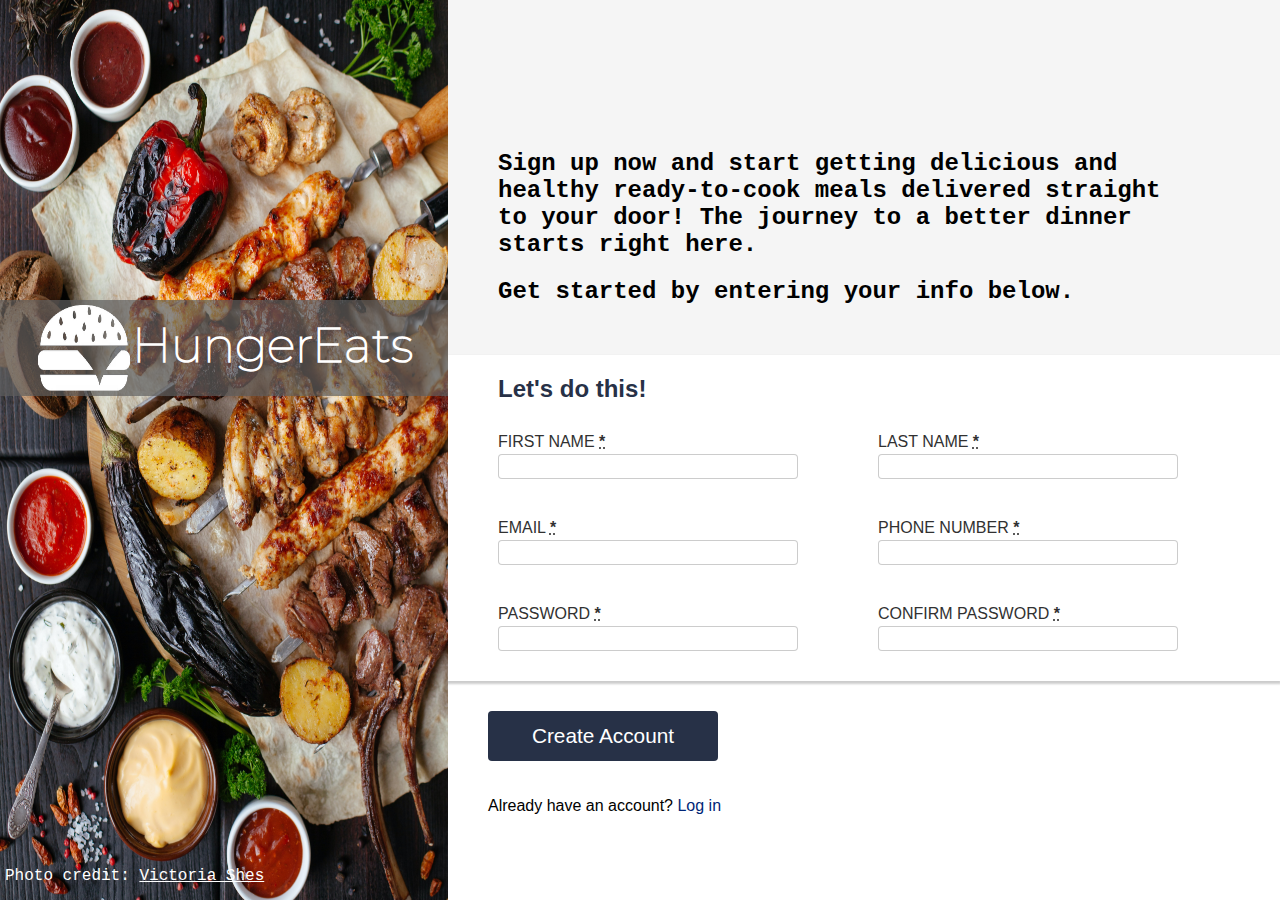
<file: index.html>
<!DOCTYPE html>
<html lang="en">

<head>
    <meta charset="UTF-8">
    <meta http-equiv="X-UA-Compatible" content="IE=edge">
    <meta name="viewport" content="width=device-width, initial-scale=1.0">
    <title>Sign-up form</title>
    <link rel="stylesheet" href="style.css">
    <script src="script.js" defer></script>
</head>

<body>
    <div class="sidebar">
        <img class='background' src='assets/victoria-shes-UC0HZdUitWY-unsplash.jpg' alt="Delicious food">
        <div class="logo">
            <img src="assets/output-onlinepngtools.png" alt="HungerEats hamburger logo">
            HungerEats
        </div>
        <p class="photoCredit">Photo credit: <a href="https://unsplash.com/@victoriakosmo" target="_blank">Victoria
                Shes</a></p>
    </div>
    <div class="signupArea">
        <div class="headerArea">
            <h2>Sign up now and start getting delicious and healthy ready-to-cook meals delivered straight to your door!
                The journey to a better dinner starts right here.</h2>
            <h2>Get started by entering your info below.</h2>
        </div>
        <form action="" method="post" novalidate>
            <div class="entryArea">
                <p class="encouragement">Let's do this!</p>
                <div class="boxArea">
                    <div class="inputRow">
                        <div class="inputLabel">
                            <label for="firstName">FIRST NAME <abbr title="required"><strong>*</strong></abbr></label>
                            <input type="text" name="firstName" id="firstName" minlength="1" maxlength="20" required>
                        </div>
                        <div class="inputLabel">
                            <label for="lastName">LAST NAME <abbr title="required"><strong>*</strong></abbr></label>
                            <input type="text" name="lastName" id="lastName" minlength="1" maxlength="20" required>
                        </div>
                    </div>
                    <div class="inputRow">
                        <div class="inputLabel">
                            <label for="email">EMAIL <abbr title="required"><strong>*</strong></abbr></label>
                            <input type="email" name="email" id="email" minlength="6" maxlength="320" required>
                        </div>
                        <div class="inputLabel">
                            <label for="phoneNum">PHONE NUMBER <abbr title="required"><strong>*</strong></abbr></label>
                            <input type="text" name="phoneNum" id="phoneNum" pattern="\d{10}|\d{3}(\.|-)\d{3}(\.|-)\d{4}" required>
                        </div>
                    </div>
                    <div class="inputRow">
                        <div class="inputLabel">
                            <label for="password">PASSWORD <abbr title="required"><strong>*</strong></abbr></label>
                            <input type="password" name="password" id="password" minlength="6" maxlength="20" required>
                        </div>
                        <div class="inputLabel">
                            <label for="passwordConfirm">CONFIRM PASSWORD <abbr title="required"><strong>*</strong></abbr></label>
                            <input type="password" name="passwordConfirm" id="passwordConfirm" minlength="6" maxlength="20" required>
                        </div>
                    </div>
                </div>
            </div>
            <div class="footerArea">
                <button class="createAcc" type="submit">Create Account</button>
                <p>Already have an account? <a class="login" href="">Log in</a></p>
            </div>
        </form>
    </div>
</body>

</html>
</file>
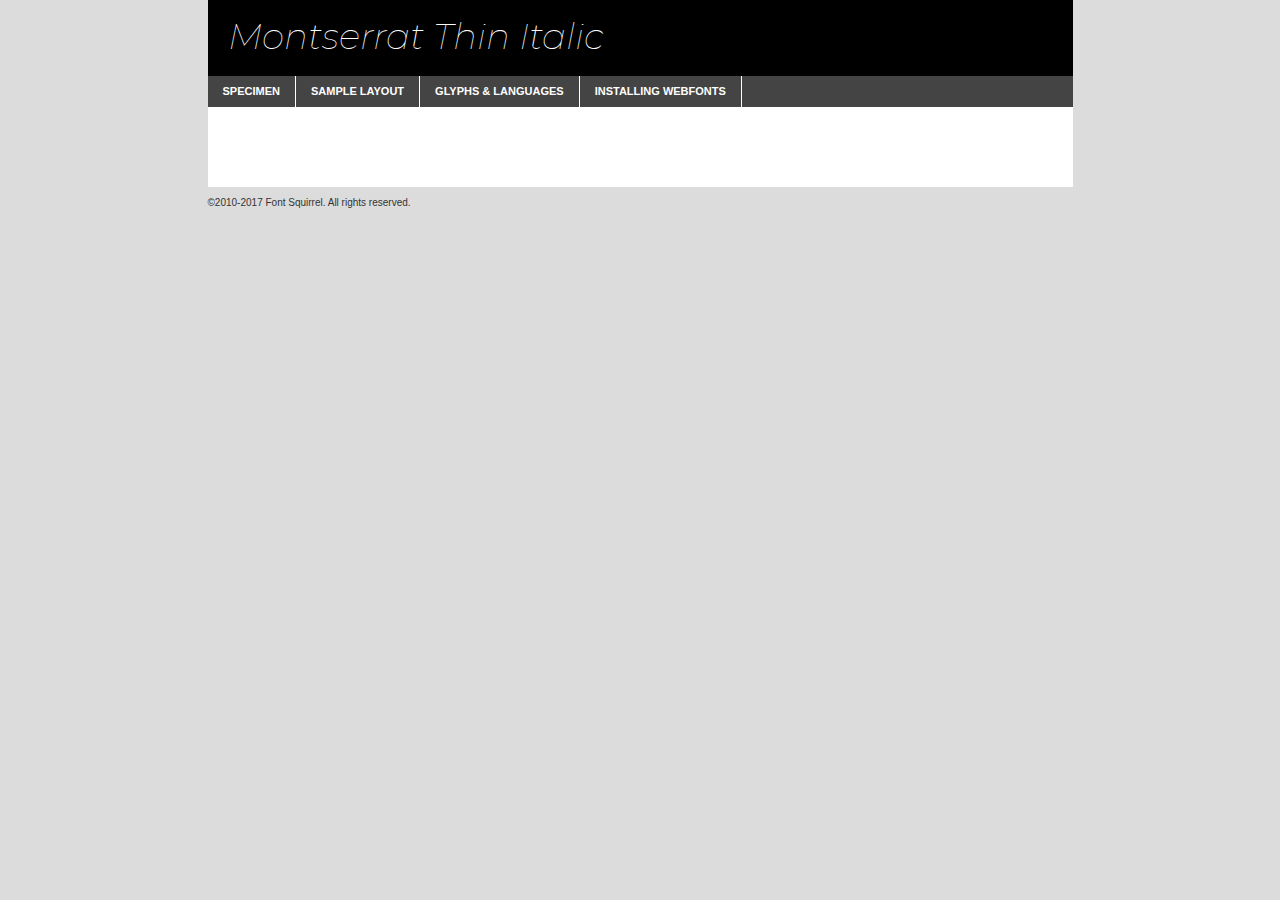
<file: assets/montserrat-italic-variablefont_wght-demo.html>
<!DOCTYPE html PUBLIC "-//W3C//DTD XHTML 1.0 Transitional//EN"
	"http://www.w3.org/TR/xhtml1/DTD/xhtml1-transitional.dtd">

<html xmlns="http://www.w3.org/1999/xhtml" xml:lang="en" lang="en">
<head>
	<meta http-equiv="Content-Type" content="text/html; charset=utf-8" />
	<script src="http://ajax.googleapis.com/ajax/libs/jquery/1.7.2/jquery.min.js" type="text/javascript" charset="utf-8"></script>
	<script type="text/javascript">
	(function($){$.fn.easyTabs=function(option){var param=jQuery.extend({fadeSpeed:"fast",defaultContent:1,activeClass:'active'},option);$(this).each(function(){var thisId="#"+this.id;if(param.defaultContent==''){param.defaultContent=1;}
	if(typeof param.defaultContent=="number")
	{var defaultTab=$(thisId+" .tabs li:eq("+(param.defaultContent-1)+") a").attr('href').substr(1);}else{var defaultTab=param.defaultContent;}
	$(thisId+" .tabs li a").each(function(){var tabToHide=$(this).attr('href').substr(1);$("#"+tabToHide).addClass('easytabs-tab-content');});hideAll();changeContent(defaultTab);function hideAll(){$(thisId+" .easytabs-tab-content").hide();}
	function changeContent(tabId){hideAll();$(thisId+" .tabs li").removeClass(param.activeClass);$(thisId+" .tabs li a[href=#"+tabId+"]").closest('li').addClass(param.activeClass);if(param.fadeSpeed!="none")
	{$(thisId+" #"+tabId).fadeIn(param.fadeSpeed);}else{$(thisId+" #"+tabId).show();}}
	$(thisId+" .tabs li").click(function(){var tabId=$(this).find('a').attr('href').substr(1);changeContent(tabId);return false;});});}})(jQuery);
	</script>
	<link rel="stylesheet" href="specimen_files/specimen_stylesheet.css" type="text/css" charset="utf-8" />
	<link rel="stylesheet" href="stylesheet.css" type="text/css" charset="utf-8" />

	<style type="text/css">
					body{
				font-family: 'montserratthin_italic';
							}
		</style>

	<title>Montserrat Thin Italic Specimen</title>
	
	
	<script type="text/javascript" charset="utf-8">
		$(document).ready(function() {
			$('#container').easyTabs({defaultContent:1});
		});
	</script>
</head>

<body>
<div id="container">
	<div id="header">
		Montserrat Thin Italic	</div>
	<ul class="tabs">
		<li><a href="#specimen">Specimen</a></li>
		<li><a href="#layout">Sample Layout</a></li>
				<li><a href="#glyphs">Glyphs &amp; Languages</a></li>
		<li><a href="#installing">Installing Webfonts</a></li>
		
	</ul>
	
	<div id="main_content">

		
			<div id="specimen">
		
				<div class="section">
					<div class="grid12 firstcol">
						<div class="huge">AaBb</div>
					</div>
				</div>
		
				<div class="section">
					<div class="glyph_range">A&#x200B;B&#x200b;C&#x200b;D&#x200b;E&#x200b;F&#x200b;G&#x200b;H&#x200b;I&#x200b;J&#x200b;K&#x200b;L&#x200b;M&#x200b;N&#x200b;O&#x200b;P&#x200b;Q&#x200b;R&#x200b;S&#x200b;T&#x200b;U&#x200b;V&#x200b;W&#x200b;X&#x200b;Y&#x200b;Z&#x200b;a&#x200b;b&#x200b;c&#x200b;d&#x200b;e&#x200b;f&#x200b;g&#x200b;h&#x200b;i&#x200b;j&#x200b;k&#x200b;l&#x200b;m&#x200b;n&#x200b;o&#x200b;p&#x200b;q&#x200b;r&#x200b;s&#x200b;t&#x200b;u&#x200b;v&#x200b;w&#x200b;x&#x200b;y&#x200b;z&#x200b;1&#x200b;2&#x200b;3&#x200b;4&#x200b;5&#x200b;6&#x200b;7&#x200b;8&#x200b;9&#x200b;0&#x200b;&amp;&#x200b;.&#x200b;,&#x200b;?&#x200b;!&#x200b;&#64;&#x200b;(&#x200b;)&#x200b;#&#x200b;$&#x200b;%&#x200b;*&#x200b;+&#x200b;-&#x200b;=&#x200b;:&#x200b;;</div>
				</div>
				<div class="section">
					<div class="grid12 firstcol">
						<table class="sample_table">
							<tr><td>10</td><td class="size10">abcdefghijklmnopqrstuvwxyzABCDEFGHIJKLMNOPQRSTUVWXYZ0123456789abcdefghijklmnopqrstuvwxyzABCDEFGHIJKLMNOPQRSTUVWXYZ0123456789abcdefghijklmnopqrstuvwxyzABCDEFGHIJKLMNOPQRSTUVWXYZ</td></tr>
							<tr><td>11</td><td class="size11">abcdefghijklmnopqrstuvwxyzABCDEFGHIJKLMNOPQRSTUVWXYZ0123456789abcdefghijklmnopqrstuvwxyzABCDEFGHIJKLMNOPQRSTUVWXYZ0123456789abcdefghijklmnopqrstuvwxyzABCDEFGHIJKLMNOPQRSTUVWXYZ</td></tr>
							<tr><td>12</td><td class="size12">abcdefghijklmnopqrstuvwxyzABCDEFGHIJKLMNOPQRSTUVWXYZ0123456789abcdefghijklmnopqrstuvwxyzABCDEFGHIJKLMNOPQRSTUVWXYZ0123456789abcdefghijklmnopqrstuvwxyzABCDEFGHIJKLMNOPQRSTUVWXYZ</td></tr>
							<tr><td>13</td><td class="size13">abcdefghijklmnopqrstuvwxyzABCDEFGHIJKLMNOPQRSTUVWXYZ0123456789abcdefghijklmnopqrstuvwxyzABCDEFGHIJKLMNOPQRSTUVWXYZ0123456789abcdefghijklmnopqrstuvwxyzABCDEFGHIJKLMNOPQRSTUVWXYZ</td></tr>
							<tr><td>14</td><td class="size14">abcdefghijklmnopqrstuvwxyzABCDEFGHIJKLMNOPQRSTUVWXYZ0123456789abcdefghijklmnopqrstuvwxyzABCDEFGHIJKLMNOPQRSTUVWXYZ0123456789abcdefghijklmnopqrstuvwxyzABCDEFGHIJKLMNOPQRSTUVWXYZ</td></tr>
							<tr><td>16</td><td class="size16">abcdefghijklmnopqrstuvwxyzABCDEFGHIJKLMNOPQRSTUVWXYZ0123456789abcdefghijklmnopqrstuvwxyzABCDEFGHIJKLMNOPQRSTUVWXYZ</td></tr>
							<tr><td>18</td><td class="size18">abcdefghijklmnopqrstuvwxyzABCDEFGHIJKLMNOPQRSTUVWXYZ0123456789abcdefghijklmnopqrstuvwxyzABCDEFGHIJKLMNOPQRSTUVWXYZ</td></tr>
							<tr><td>20</td><td class="size20">abcdefghijklmnopqrstuvwxyzABCDEFGHIJKLMNOPQRSTUVWXYZ0123456789abcdefghijklmnopqrstuvwxyzABCDEFGHIJKLMNOPQRSTUVWXYZ</td></tr>
							<tr><td>24</td><td class="size24">abcdefghijklmnopqrstuvwxyzABCDEFGHIJKLMNOPQRSTUVWXYZ0123456789abcdefghijklmnopqrstuvwxyzABCDEFGHIJKLMNOPQRSTUVWXYZ</td></tr>
							<tr><td>30</td><td class="size30">abcdefghijklmnopqrstuvwxyzABCDEFGHIJKLMNOPQRSTUVWXYZ0123456789abcdefghijklmnopqrstuvwxyzABCDEFGHIJKLMNOPQRSTUVWXYZ</td></tr>
							<tr><td>36</td><td class="size36">abcdefghijklmnopqrstuvwxyzABCDEFGHIJKLMNOPQRSTUVWXYZ0123456789abcdefghijklmnopqrstuvwxyzABCDEFGHIJKLMNOPQRSTUVWXYZ</td></tr>
							<tr><td>48</td><td class="size48">abcdefghijklmnopqrstuvwxyzABCDEFGHIJKLMNOPQRSTUVWXYZ0123456789abcdefghijklmnopqrstuvwxyzABCDEFGHIJKLMNOPQRSTUVWXYZ</td></tr>
							<tr><td>60</td><td class="size60">abcdefghijklmnopqrstuvwxyzABCDEFGHIJKLMNOPQRSTUVWXYZ0123456789abcdefghijklmnopqrstuvwxyzABCDEFGHIJKLMNOPQRSTUVWXYZ</td></tr>
							<tr><td>72</td><td class="size72">abcdefghijklmnopqrstuvwxyzABCDEFGHIJKLMNOPQRSTUVWXYZ0123456789abcdefghijklmnopqrstuvwxyzABCDEFGHIJKLMNOPQRSTUVWXYZ</td></tr>
							<tr><td>90</td><td class="size90">abcdefghijklmnopqrstuvwxyzABCDEFGHIJKLMNOPQRSTUVWXYZ0123456789abcdefghijklmnopqrstuvwxyzABCDEFGHIJKLMNOPQRSTUVWXYZ</td></tr>
						</table>
				
					</div>
			
				</div>
		
		
		
								<div class="section" id="bodycomparison">


										<div id="xheight">
				<div class="fontbody">&#x25FC;&#x25FC;&#x25FC;&#x25FC;&#x25FC;&#x25FC;&#x25FC;&#x25FC;&#x25FC;&#x25FC;&#x25FC;&#x25FC;&#x25FC;&#x25FC;&#x25FC;&#x25FC;&#x25FC;&#x25FC;&#x25FC;&#x25FC;&#x25FC;&#x25FC;&#x25FC;&#x25FC;&#x25FC;&#x25FC;&#x25FC;&#x25FC;&#x25FC;&#x25FC;&#x25FC;&#x25FC;&#x25FC;&#x25FC;&#x25FC;&#x25FC;&#x25FC;&#x25FC;&#x25FC;&#x25FC;&#x25FC;&#x25FC;&#x25FC;&#x25FC;&#x25FC;&#x25FC;&#x25FC;&#x25FC;&#x25FC;&#x25FC;&#x25FC;&#x25FC;&#x25FC;&#x25FC;&#x25FC;&#x25FC;&#x25FC;&#x25FC;&#x25FC;&#x25FC;&#x25FC;&#x25FC;&#x25FC;&#x25FC;&#x25FC;&#x25FC;&#x25FC;&#x25FC;&#x25FC;&#x25FC;&#x25FC;&#x25FC;&#x25FC;&#x25FC;&#x25FC;&#x25FC;&#x25FC;&#x25FC;&#x25FC;&#x25FC;&#x25FC;&#x25FC;&#x25FC;&#x25FC;&#x25FC;&#x25FC;&#x25FC;&#x25FC;&#x25FC;&#x25FC;&#x25FC;&#x25FC;&#x25FC;&#x25FC;&#x25FC;&#x25FC;&#x25FC;&#x25FC;&#x25FC;body</div><div class="arialbody">body</div><div class="verdanabody">body</div><div class="georgiabody">body</div></div>
										<div class="fontbody" style="z-index:1">
											body<span>Montserrat Thin Italic</span>
										</div>
										<div class="arialbody" style="z-index:1">
											body<span>Arial</span>
										</div>
										<div class="verdanabody" style="z-index:1">
											body<span>Verdana</span>
										</div>
										<div class="georgiabody" style="z-index:1">
											body<span>Georgia</span>
										</div>



								</div>
		
		
				<div class="section psample psample_row1" id="">
					
					<div class="grid2 firstcol">
						<p class="size10"><span>10.</span>Aenean lacinia bibendum nulla sed consectetur. Fusce dapibus, tellus ac cursus commodo, tortor mauris condimentum nibh, ut fermentum massa justo sit amet risus. Nullam id dolor id nibh ultricies vehicula ut id elit. Cum sociis natoque penatibus et magnis dis parturient montes, nascetur ridiculus mus. Nulla vitae elit libero, a pharetra augue.</p>
			
					</div>
					<div class="grid3">
						<p class="size11"><span>11.</span>Aenean lacinia bibendum nulla sed consectetur. Fusce dapibus, tellus ac cursus commodo, tortor mauris condimentum nibh, ut fermentum massa justo sit amet risus. Nullam id dolor id nibh ultricies vehicula ut id elit. Cum sociis natoque penatibus et magnis dis parturient montes, nascetur ridiculus mus. Nulla vitae elit libero, a pharetra augue.</p>
			
					</div>
					<div class="grid3">
						<p class="size12"><span>12.</span>Aenean lacinia bibendum nulla sed consectetur. Fusce dapibus, tellus ac cursus commodo, tortor mauris condimentum nibh, ut fermentum massa justo sit amet risus. Nullam id dolor id nibh ultricies vehicula ut id elit. Cum sociis natoque penatibus et magnis dis parturient montes, nascetur ridiculus mus. Nulla vitae elit libero, a pharetra augue.</p>
			
					</div>
					<div class="grid4">
						<p class="size13"><span>13.</span>Aenean lacinia bibendum nulla sed consectetur. Fusce dapibus, tellus ac cursus commodo, tortor mauris condimentum nibh, ut fermentum massa justo sit amet risus. Nullam id dolor id nibh ultricies vehicula ut id elit. Cum sociis natoque penatibus et magnis dis parturient montes, nascetur ridiculus mus. Nulla vitae elit libero, a pharetra augue.</p>
			
					</div>
					<div class="white_blend"></div>
					
				</div>
				<div class="section psample psample_row2" id="">
					<div class="grid3 firstcol">
						<p class="size14"><span>14.</span>Aenean lacinia bibendum nulla sed consectetur. Fusce dapibus, tellus ac cursus commodo, tortor mauris condimentum nibh, ut fermentum massa justo sit amet risus. Nullam id dolor id nibh ultricies vehicula ut id elit. Cum sociis natoque penatibus et magnis dis parturient montes, nascetur ridiculus mus. Nulla vitae elit libero, a pharetra augue.</p>
			
					</div>
					<div class="grid4">
						<p class="size16"><span>16.</span>Aenean lacinia bibendum nulla sed consectetur. Fusce dapibus, tellus ac cursus commodo, tortor mauris condimentum nibh, ut fermentum massa justo sit amet risus. Nullam id dolor id nibh ultricies vehicula ut id elit. Cum sociis natoque penatibus et magnis dis parturient montes, nascetur ridiculus mus. Nulla vitae elit libero, a pharetra augue.</p>
			
					</div>
					<div class="grid5">
						<p class="size18"><span>18.</span>Aenean lacinia bibendum nulla sed consectetur. Fusce dapibus, tellus ac cursus commodo, tortor mauris condimentum nibh, ut fermentum massa justo sit amet risus. Nullam id dolor id nibh ultricies vehicula ut id elit. Cum sociis natoque penatibus et magnis dis parturient montes, nascetur ridiculus mus. Nulla vitae elit libero, a pharetra augue.</p>
			
					</div>

					<div class="white_blend"></div>

				</div>
				
				<div class="section psample psample_row3" id="">
					<div class="grid5 firstcol">
						<p class="size20"><span>20.</span>Aenean lacinia bibendum nulla sed consectetur. Fusce dapibus, tellus ac cursus commodo, tortor mauris condimentum nibh, ut fermentum massa justo sit amet risus. Nullam id dolor id nibh ultricies vehicula ut id elit. Cum sociis natoque penatibus et magnis dis parturient montes, nascetur ridiculus mus. Nulla vitae elit libero, a pharetra augue.</p>
					</div>
					<div class="grid7">
						<p class="size24"><span>24.</span>Aenean lacinia bibendum nulla sed consectetur. Fusce dapibus, tellus ac cursus commodo, tortor mauris condimentum nibh, ut fermentum massa justo sit amet risus. Nullam id dolor id nibh ultricies vehicula ut id elit. Cum sociis natoque penatibus et magnis dis parturient montes, nascetur ridiculus mus. Nulla vitae elit libero, a pharetra augue.</p>
					</div>
					
					<div class="white_blend"></div>
					
				</div>
				
				<div class="section psample psample_row4" id="">
					<div class="grid12 firstcol">
						<p class="size30"><span>30.</span>Aenean lacinia bibendum nulla sed consectetur. Fusce dapibus, tellus ac cursus commodo, tortor mauris condimentum nibh, ut fermentum massa justo sit amet risus. Nullam id dolor id nibh ultricies vehicula ut id elit. Cum sociis natoque penatibus et magnis dis parturient montes, nascetur ridiculus mus. Nulla vitae elit libero, a pharetra augue.</p>
					</div>
					<div class="white_blend"></div>
					
				</div>
				
				
				
				<div class="section psample psample_row1 fullreverse">
					<div class="grid2 firstcol">
						<p class="size10"><span>10.</span>Aenean lacinia bibendum nulla sed consectetur. Fusce dapibus, tellus ac cursus commodo, tortor mauris condimentum nibh, ut fermentum massa justo sit amet risus. Nullam id dolor id nibh ultricies vehicula ut id elit. Cum sociis natoque penatibus et magnis dis parturient montes, nascetur ridiculus mus. Nulla vitae elit libero, a pharetra augue.</p>
			
					</div>
					<div class="grid3">
						<p class="size11"><span>11.</span>Aenean lacinia bibendum nulla sed consectetur. Fusce dapibus, tellus ac cursus commodo, tortor mauris condimentum nibh, ut fermentum massa justo sit amet risus. Nullam id dolor id nibh ultricies vehicula ut id elit. Cum sociis natoque penatibus et magnis dis parturient montes, nascetur ridiculus mus. Nulla vitae elit libero, a pharetra augue.</p>
			
					</div>
					<div class="grid3">
						<p class="size12"><span>12.</span>Aenean lacinia bibendum nulla sed consectetur. Fusce dapibus, tellus ac cursus commodo, tortor mauris condimentum nibh, ut fermentum massa justo sit amet risus. Nullam id dolor id nibh ultricies vehicula ut id elit. Cum sociis natoque penatibus et magnis dis parturient montes, nascetur ridiculus mus. Nulla vitae elit libero, a pharetra augue.</p>
			
					</div>
					<div class="grid4">
						<p class="size13"><span>13.</span>Aenean lacinia bibendum nulla sed consectetur. Fusce dapibus, tellus ac cursus commodo, tortor mauris condimentum nibh, ut fermentum massa justo sit amet risus. Nullam id dolor id nibh ultricies vehicula ut id elit. Cum sociis natoque penatibus et magnis dis parturient montes, nascetur ridiculus mus. Nulla vitae elit libero, a pharetra augue.</p>
			
					</div>
					<div class="black_blend"></div>
					
				</div>
				
				<div class="section psample psample_row2 fullreverse">
					<div class="grid3 firstcol">
						<p class="size14"><span>14.</span>Aenean lacinia bibendum nulla sed consectetur. Fusce dapibus, tellus ac cursus commodo, tortor mauris condimentum nibh, ut fermentum massa justo sit amet risus. Nullam id dolor id nibh ultricies vehicula ut id elit. Cum sociis natoque penatibus et magnis dis parturient montes, nascetur ridiculus mus. Nulla vitae elit libero, a pharetra augue.</p>
			
					</div>
					<div class="grid4">
						<p class="size16"><span>16.</span>Aenean lacinia bibendum nulla sed consectetur. Fusce dapibus, tellus ac cursus commodo, tortor mauris condimentum nibh, ut fermentum massa justo sit amet risus. Nullam id dolor id nibh ultricies vehicula ut id elit. Cum sociis natoque penatibus et magnis dis parturient montes, nascetur ridiculus mus. Nulla vitae elit libero, a pharetra augue.</p>
			
					</div>
					<div class="grid5">
						<p class="size18"><span>18.</span>Aenean lacinia bibendum nulla sed consectetur. Fusce dapibus, tellus ac cursus commodo, tortor mauris condimentum nibh, ut fermentum massa justo sit amet risus. Nullam id dolor id nibh ultricies vehicula ut id elit. Cum sociis natoque penatibus et magnis dis parturient montes, nascetur ridiculus mus. Nulla vitae elit libero, a pharetra augue.</p>
			
					</div>
					<div class="black_blend"></div>

				</div>
				
				<div class="section psample fullreverse psample_row3" id="">
					<div class="grid5 firstcol">
						<p class="size20"><span>20.</span>Aenean lacinia bibendum nulla sed consectetur. Fusce dapibus, tellus ac cursus commodo, tortor mauris condimentum nibh, ut fermentum massa justo sit amet risus. Nullam id dolor id nibh ultricies vehicula ut id elit. Cum sociis natoque penatibus et magnis dis parturient montes, nascetur ridiculus mus. Nulla vitae elit libero, a pharetra augue.</p>
					</div>
					<div class="grid7">
						<p class="size24"><span>24.</span>Aenean lacinia bibendum nulla sed consectetur. Fusce dapibus, tellus ac cursus commodo, tortor mauris condimentum nibh, ut fermentum massa justo sit amet risus. Nullam id dolor id nibh ultricies vehicula ut id elit. Cum sociis natoque penatibus et magnis dis parturient montes, nascetur ridiculus mus. Nulla vitae elit libero, a pharetra augue.</p>
					</div>
					
					<div class="black_blend"></div>
					
				</div>
				
				<div class="section psample fullreverse psample_row4" id="" style="border-bottom: 20px #000 solid;">
					<div class="grid12 firstcol">
						<p class="size30"><span>30.</span>Aenean lacinia bibendum nulla sed consectetur. Fusce dapibus, tellus ac cursus commodo, tortor mauris condimentum nibh, ut fermentum massa justo sit amet risus. Nullam id dolor id nibh ultricies vehicula ut id elit. Cum sociis natoque penatibus et magnis dis parturient montes, nascetur ridiculus mus. Nulla vitae elit libero, a pharetra augue.</p>
					</div>
					<div class="black_blend"></div>
					
				</div>
				
				
				
				
			</div>
			
			<div id="layout">
				
				<div class="section">
					
					<div class="grid12 firstcol">
						<h1>Lorem Ipsum Dolor</h1>
						<h2>Etiam porta sem malesuada magna mollis euismod</h2>
						
						<p class="byline">By <a href="#link">Aenean Lacinia</a></p>
					</div>
				</div>
				<div class="section">
					<div class="grid8 firstcol">
						<p class="large">Donec sed odio dui. Morbi leo risus, porta ac consectetur ac, vestibulum at eros. Fusce dapibus, tellus ac cursus commodo, tortor mauris condimentum nibh, ut fermentum massa justo sit amet risus. </p>

						
						<h3>Pellentesque ornare sem</h3>

						<p>Maecenas sed diam eget risus varius blandit sit amet non magna. Maecenas faucibus mollis interdum. Donec ullamcorper nulla non metus auctor fringilla. Nullam id dolor id nibh ultricies vehicula ut id elit. Nullam id dolor id nibh ultricies vehicula ut id elit. </p>

						<p>Aenean eu leo quam. Pellentesque ornare sem lacinia quam venenatis vestibulum. Lorem ipsum dolor sit amet, consectetur adipiscing elit. Cum sociis natoque penatibus et magnis dis parturient montes, nascetur ridiculus mus. </p>

						<p>Nulla vitae elit libero, a pharetra augue. Praesent commodo cursus magna, vel scelerisque nisl consectetur et. Aenean lacinia bibendum nulla sed consectetur. </p>

						<p>Nullam quis risus eget urna mollis ornare vel eu leo. Nullam quis risus eget urna mollis ornare vel eu leo. Maecenas sed diam eget risus varius blandit sit amet non magna. Donec ullamcorper nulla non metus auctor fringilla. </p>

						<h3>Cras mattis consectetur</h3>

						<p>Aenean eu leo quam. Pellentesque ornare sem lacinia quam venenatis vestibulum. Aenean lacinia bibendum nulla sed consectetur. Integer posuere erat a ante venenatis dapibus posuere velit aliquet. Cras mattis consectetur purus sit amet fermentum. </p>

						<p>Nullam id dolor id nibh ultricies vehicula ut id elit. Nullam quis risus eget urna mollis ornare vel eu leo. Cras mattis consectetur purus sit amet fermentum.</p>
					</div>
					
					<div class="grid4 sidebar">
						
						<div class="box reverse">
							<p class="last">Nullam quis risus eget urna mollis ornare vel eu leo. Donec ullamcorper nulla non metus auctor fringilla. Cras mattis consectetur purus sit amet fermentum. Sed posuere consectetur est at lobortis. Lorem ipsum dolor sit amet, consectetur adipiscing elit. </p>
						</div>
						
						<p class="caption">Maecenas sed diam eget risus varius.</p>

						<p>Vestibulum id ligula porta felis euismod semper. Integer posuere erat a ante venenatis dapibus posuere velit aliquet. Vestibulum id ligula porta felis euismod semper. Sed posuere consectetur est at lobortis. Maecenas sed diam eget risus varius blandit sit amet non magna. Fusce dapibus, tellus ac cursus commodo, tortor mauris condimentum nibh, ut fermentum massa justo sit amet risus. </p>

					

						<p>Duis mollis, est non commodo luctus, nisi erat porttitor ligula, eget lacinia odio sem nec elit. Aenean lacinia bibendum nulla sed consectetur. Vivamus sagittis lacus vel augue laoreet rutrum faucibus dolor auctor. Aenean lacinia bibendum nulla sed consectetur. Nullam quis risus eget urna mollis ornare vel eu leo. </p>

						<p>Praesent commodo cursus magna, vel scelerisque nisl consectetur et. Donec ullamcorper nulla non metus auctor fringilla. Maecenas faucibus mollis interdum. Fusce dapibus, tellus ac cursus commodo, tortor mauris condimentum nibh, ut fermentum massa justo sit amet risus. </p>

					</div>
				</div>
				
			</div>


			



		<div id="glyphs">
			<div class="section">
				<div class="grid12 firstcol">
			
				<h1>Language Support</h1>
				<p>The subset of Montserrat Thin Italic in this kit supports the following languages:<br />
			
					Albanian, Basque, Breton, Chamorro, Danish, Dutch, English, Faroese, Finnish, French, Frisian, Galician, German, Icelandic, Italian, Malagasy, Norwegian, Portuguese, Spanish, Alsatian, Aragonese, Arapaho, Arrernte, Asturian, Aymara, Bislama, Cebuano, Corsican, Fijian, French_creole, Genoese, Gilbertese, Greenlandic, Haitian_creole, Hiligaynon, Hmong, Hopi, Ibanag, Iloko_ilokano, Indonesian, Interglossa_glosa, Interlingua, Irish_gaelic, Jerriais, Lojban, Lombard, Luxembourgeois, Manx, Mohawk, Norfolk_pitcairnese, Occitan, Oromo, Pangasinan, Papiamento, Piedmontese, Potawatomi, Rhaeto-romance, Romansh, Rotokas, Sami_lule, Samoan, Sardinian, Scots_gaelic, Seychelles_creole, Shona, Sicilian, Somali, Southern_ndebele, Swahili, Swati_swazi, Tagalog_filipino_pilipino, Tetum, Tok_pisin, Uyghur_latinized, Volapuk, Walloon, Warlpiri, Xhosa, Yapese, Zulu, Latinbasic, Ubasic, Demo				</p>
				<h1>Glyph Chart</h1>
				<p>The subset of Montserrat Thin Italic in this kit includes all the glyphs listed below. Unicode entities are included above each glyph to help you insert individual characters into your layout.</p>
				<div id="glyph_chart">
			
																														 <div><p>&amp;#13;</p>&#13;</div>
																				 <div><p>&amp;#32;</p>&#32;</div>
																				 <div><p>&amp;#33;</p>&#33;</div>
																				 <div><p>&amp;#34;</p>&#34;</div>
																				 <div><p>&amp;#35;</p>&#35;</div>
																				 <div><p>&amp;#36;</p>&#36;</div>
																				 <div><p>&amp;#37;</p>&#37;</div>
																				 <div><p>&amp;#38;</p>&#38;</div>
																				 <div><p>&amp;#39;</p>&#39;</div>
																				 <div><p>&amp;#40;</p>&#40;</div>
																				 <div><p>&amp;#41;</p>&#41;</div>
																				 <div><p>&amp;#42;</p>&#42;</div>
																				 <div><p>&amp;#43;</p>&#43;</div>
																				 <div><p>&amp;#44;</p>&#44;</div>
																				 <div><p>&amp;#45;</p>&#45;</div>
																				 <div><p>&amp;#46;</p>&#46;</div>
																				 <div><p>&amp;#47;</p>&#47;</div>
																				 <div><p>&amp;#48;</p>&#48;</div>
																				 <div><p>&amp;#49;</p>&#49;</div>
																				 <div><p>&amp;#50;</p>&#50;</div>
																				 <div><p>&amp;#51;</p>&#51;</div>
																				 <div><p>&amp;#52;</p>&#52;</div>
																				 <div><p>&amp;#53;</p>&#53;</div>
																				 <div><p>&amp;#54;</p>&#54;</div>
																				 <div><p>&amp;#55;</p>&#55;</div>
																				 <div><p>&amp;#56;</p>&#56;</div>
																				 <div><p>&amp;#57;</p>&#57;</div>
																				 <div><p>&amp;#58;</p>&#58;</div>
																				 <div><p>&amp;#59;</p>&#59;</div>
																				 <div><p>&amp;#60;</p>&#60;</div>
																				 <div><p>&amp;#61;</p>&#61;</div>
																				 <div><p>&amp;#62;</p>&#62;</div>
																				 <div><p>&amp;#63;</p>&#63;</div>
																				 <div><p>&amp;#64;</p>&#64;</div>
																				 <div><p>&amp;#65;</p>&#65;</div>
																				 <div><p>&amp;#66;</p>&#66;</div>
																				 <div><p>&amp;#67;</p>&#67;</div>
																				 <div><p>&amp;#68;</p>&#68;</div>
																				 <div><p>&amp;#69;</p>&#69;</div>
																				 <div><p>&amp;#70;</p>&#70;</div>
																				 <div><p>&amp;#71;</p>&#71;</div>
																				 <div><p>&amp;#72;</p>&#72;</div>
																				 <div><p>&amp;#73;</p>&#73;</div>
																				 <div><p>&amp;#74;</p>&#74;</div>
																				 <div><p>&amp;#75;</p>&#75;</div>
																				 <div><p>&amp;#76;</p>&#76;</div>
																				 <div><p>&amp;#77;</p>&#77;</div>
																				 <div><p>&amp;#78;</p>&#78;</div>
																				 <div><p>&amp;#79;</p>&#79;</div>
																				 <div><p>&amp;#80;</p>&#80;</div>
																				 <div><p>&amp;#81;</p>&#81;</div>
																				 <div><p>&amp;#82;</p>&#82;</div>
																				 <div><p>&amp;#83;</p>&#83;</div>
																				 <div><p>&amp;#84;</p>&#84;</div>
																				 <div><p>&amp;#85;</p>&#85;</div>
																				 <div><p>&amp;#86;</p>&#86;</div>
																				 <div><p>&amp;#87;</p>&#87;</div>
																				 <div><p>&amp;#88;</p>&#88;</div>
																				 <div><p>&amp;#89;</p>&#89;</div>
																				 <div><p>&amp;#90;</p>&#90;</div>
																				 <div><p>&amp;#91;</p>&#91;</div>
																				 <div><p>&amp;#92;</p>&#92;</div>
																				 <div><p>&amp;#93;</p>&#93;</div>
																				 <div><p>&amp;#94;</p>&#94;</div>
																				 <div><p>&amp;#95;</p>&#95;</div>
																				 <div><p>&amp;#96;</p>&#96;</div>
																				 <div><p>&amp;#97;</p>&#97;</div>
																				 <div><p>&amp;#98;</p>&#98;</div>
																				 <div><p>&amp;#99;</p>&#99;</div>
																				 <div><p>&amp;#100;</p>&#100;</div>
																				 <div><p>&amp;#101;</p>&#101;</div>
																				 <div><p>&amp;#102;</p>&#102;</div>
																				 <div><p>&amp;#103;</p>&#103;</div>
																				 <div><p>&amp;#104;</p>&#104;</div>
																				 <div><p>&amp;#105;</p>&#105;</div>
																				 <div><p>&amp;#106;</p>&#106;</div>
																				 <div><p>&amp;#107;</p>&#107;</div>
																				 <div><p>&amp;#108;</p>&#108;</div>
																				 <div><p>&amp;#109;</p>&#109;</div>
																				 <div><p>&amp;#110;</p>&#110;</div>
																				 <div><p>&amp;#111;</p>&#111;</div>
																				 <div><p>&amp;#112;</p>&#112;</div>
																				 <div><p>&amp;#113;</p>&#113;</div>
																				 <div><p>&amp;#114;</p>&#114;</div>
																				 <div><p>&amp;#115;</p>&#115;</div>
																				 <div><p>&amp;#116;</p>&#116;</div>
																				 <div><p>&amp;#117;</p>&#117;</div>
																				 <div><p>&amp;#118;</p>&#118;</div>
																				 <div><p>&amp;#119;</p>&#119;</div>
																				 <div><p>&amp;#120;</p>&#120;</div>
																				 <div><p>&amp;#121;</p>&#121;</div>
																				 <div><p>&amp;#122;</p>&#122;</div>
																				 <div><p>&amp;#123;</p>&#123;</div>
																				 <div><p>&amp;#124;</p>&#124;</div>
																				 <div><p>&amp;#125;</p>&#125;</div>
																				 <div><p>&amp;#126;</p>&#126;</div>
																				 <div><p>&amp;#160;</p>&#160;</div>
																				 <div><p>&amp;#161;</p>&#161;</div>
																				 <div><p>&amp;#162;</p>&#162;</div>
																				 <div><p>&amp;#163;</p>&#163;</div>
																				 <div><p>&amp;#164;</p>&#164;</div>
																				 <div><p>&amp;#165;</p>&#165;</div>
																				 <div><p>&amp;#166;</p>&#166;</div>
																				 <div><p>&amp;#167;</p>&#167;</div>
																				 <div><p>&amp;#168;</p>&#168;</div>
																				 <div><p>&amp;#169;</p>&#169;</div>
																				 <div><p>&amp;#170;</p>&#170;</div>
																				 <div><p>&amp;#171;</p>&#171;</div>
																				 <div><p>&amp;#172;</p>&#172;</div>
																				 <div><p>&amp;#173;</p>&#173;</div>
																				 <div><p>&amp;#174;</p>&#174;</div>
																				 <div><p>&amp;#175;</p>&#175;</div>
																				 <div><p>&amp;#176;</p>&#176;</div>
																				 <div><p>&amp;#177;</p>&#177;</div>
																				 <div><p>&amp;#178;</p>&#178;</div>
																				 <div><p>&amp;#179;</p>&#179;</div>
																				 <div><p>&amp;#180;</p>&#180;</div>
																				 <div><p>&amp;#181;</p>&#181;</div>
																				 <div><p>&amp;#182;</p>&#182;</div>
																				 <div><p>&amp;#183;</p>&#183;</div>
																				 <div><p>&amp;#184;</p>&#184;</div>
																				 <div><p>&amp;#185;</p>&#185;</div>
																				 <div><p>&amp;#186;</p>&#186;</div>
																				 <div><p>&amp;#187;</p>&#187;</div>
																				 <div><p>&amp;#188;</p>&#188;</div>
																				 <div><p>&amp;#189;</p>&#189;</div>
																				 <div><p>&amp;#190;</p>&#190;</div>
																				 <div><p>&amp;#191;</p>&#191;</div>
																				 <div><p>&amp;#192;</p>&#192;</div>
																				 <div><p>&amp;#193;</p>&#193;</div>
																				 <div><p>&amp;#194;</p>&#194;</div>
																				 <div><p>&amp;#195;</p>&#195;</div>
																				 <div><p>&amp;#196;</p>&#196;</div>
																				 <div><p>&amp;#197;</p>&#197;</div>
																				 <div><p>&amp;#198;</p>&#198;</div>
																				 <div><p>&amp;#199;</p>&#199;</div>
																				 <div><p>&amp;#200;</p>&#200;</div>
																				 <div><p>&amp;#201;</p>&#201;</div>
																				 <div><p>&amp;#202;</p>&#202;</div>
																				 <div><p>&amp;#203;</p>&#203;</div>
																				 <div><p>&amp;#204;</p>&#204;</div>
																				 <div><p>&amp;#205;</p>&#205;</div>
																				 <div><p>&amp;#206;</p>&#206;</div>
																				 <div><p>&amp;#207;</p>&#207;</div>
																				 <div><p>&amp;#208;</p>&#208;</div>
																				 <div><p>&amp;#209;</p>&#209;</div>
																				 <div><p>&amp;#210;</p>&#210;</div>
																				 <div><p>&amp;#211;</p>&#211;</div>
																				 <div><p>&amp;#212;</p>&#212;</div>
																				 <div><p>&amp;#213;</p>&#213;</div>
																				 <div><p>&amp;#214;</p>&#214;</div>
																				 <div><p>&amp;#215;</p>&#215;</div>
																				 <div><p>&amp;#216;</p>&#216;</div>
																				 <div><p>&amp;#217;</p>&#217;</div>
																				 <div><p>&amp;#218;</p>&#218;</div>
																				 <div><p>&amp;#219;</p>&#219;</div>
																				 <div><p>&amp;#220;</p>&#220;</div>
																				 <div><p>&amp;#221;</p>&#221;</div>
																				 <div><p>&amp;#222;</p>&#222;</div>
																				 <div><p>&amp;#223;</p>&#223;</div>
																				 <div><p>&amp;#224;</p>&#224;</div>
																				 <div><p>&amp;#225;</p>&#225;</div>
																				 <div><p>&amp;#226;</p>&#226;</div>
																				 <div><p>&amp;#227;</p>&#227;</div>
																				 <div><p>&amp;#228;</p>&#228;</div>
																				 <div><p>&amp;#229;</p>&#229;</div>
																				 <div><p>&amp;#230;</p>&#230;</div>
																				 <div><p>&amp;#231;</p>&#231;</div>
																				 <div><p>&amp;#232;</p>&#232;</div>
																				 <div><p>&amp;#233;</p>&#233;</div>
																				 <div><p>&amp;#234;</p>&#234;</div>
																				 <div><p>&amp;#235;</p>&#235;</div>
																				 <div><p>&amp;#236;</p>&#236;</div>
																				 <div><p>&amp;#237;</p>&#237;</div>
																				 <div><p>&amp;#238;</p>&#238;</div>
																				 <div><p>&amp;#239;</p>&#239;</div>
																				 <div><p>&amp;#240;</p>&#240;</div>
																				 <div><p>&amp;#241;</p>&#241;</div>
																				 <div><p>&amp;#242;</p>&#242;</div>
																				 <div><p>&amp;#243;</p>&#243;</div>
																				 <div><p>&amp;#244;</p>&#244;</div>
																				 <div><p>&amp;#245;</p>&#245;</div>
																				 <div><p>&amp;#246;</p>&#246;</div>
																				 <div><p>&amp;#247;</p>&#247;</div>
																				 <div><p>&amp;#248;</p>&#248;</div>
																				 <div><p>&amp;#249;</p>&#249;</div>
																				 <div><p>&amp;#250;</p>&#250;</div>
																				 <div><p>&amp;#251;</p>&#251;</div>
																				 <div><p>&amp;#252;</p>&#252;</div>
																				 <div><p>&amp;#253;</p>&#253;</div>
																				 <div><p>&amp;#254;</p>&#254;</div>
																				 <div><p>&amp;#255;</p>&#255;</div>
																				 <div><p>&amp;#338;</p>&#338;</div>
																				 <div><p>&amp;#339;</p>&#339;</div>
																				 <div><p>&amp;#376;</p>&#376;</div>
																				 <div><p>&amp;#710;</p>&#710;</div>
																				 <div><p>&amp;#732;</p>&#732;</div>
																				 <div><p>&amp;#8192;</p>&#8192;</div>
																				 <div><p>&amp;#8193;</p>&#8193;</div>
																				 <div><p>&amp;#8194;</p>&#8194;</div>
																				 <div><p>&amp;#8195;</p>&#8195;</div>
																				 <div><p>&amp;#8196;</p>&#8196;</div>
																				 <div><p>&amp;#8197;</p>&#8197;</div>
																				 <div><p>&amp;#8198;</p>&#8198;</div>
																				 <div><p>&amp;#8199;</p>&#8199;</div>
																				 <div><p>&amp;#8200;</p>&#8200;</div>
																				 <div><p>&amp;#8201;</p>&#8201;</div>
																				 <div><p>&amp;#8202;</p>&#8202;</div>
																				 <div><p>&amp;#8208;</p>&#8208;</div>
																				 <div><p>&amp;#8209;</p>&#8209;</div>
																				 <div><p>&amp;#8210;</p>&#8210;</div>
																				 <div><p>&amp;#8211;</p>&#8211;</div>
																				 <div><p>&amp;#8212;</p>&#8212;</div>
																				 <div><p>&amp;#8216;</p>&#8216;</div>
																				 <div><p>&amp;#8217;</p>&#8217;</div>
																				 <div><p>&amp;#8218;</p>&#8218;</div>
																				 <div><p>&amp;#8220;</p>&#8220;</div>
																				 <div><p>&amp;#8221;</p>&#8221;</div>
																				 <div><p>&amp;#8222;</p>&#8222;</div>
																				 <div><p>&amp;#8226;</p>&#8226;</div>
																				 <div><p>&amp;#8230;</p>&#8230;</div>
																				 <div><p>&amp;#8239;</p>&#8239;</div>
																				 <div><p>&amp;#8249;</p>&#8249;</div>
																				 <div><p>&amp;#8250;</p>&#8250;</div>
																				 <div><p>&amp;#8287;</p>&#8287;</div>
																				 <div><p>&amp;#8364;</p>&#8364;</div>
																				 <div><p>&amp;#8482;</p>&#8482;</div>
																				 <div><p>&amp;#9724;</p>&#9724;</div>
																				 <div><p>&amp;#64257;</p>&#64257;</div>
																				 <div><p>&amp;#64258;</p>&#64258;</div>
																																																</div>	
				</div>
		
		
			</div>
		</div>
		
		
		<div id="specs">
			
		</div>
	
		<div id="installing">
			<div class="section">
				<div class="grid7 firstcol">
					<h1>Installing Webfonts</h1>
					
					<p>Webfonts are supported by all major browser platforms but not all in the same way. There are currently four different font formats that must be included in order to target all browsers. This includes TTF, WOFF, EOT and SVG.</p>
					
					<h2>1. Upload your webfonts</h2>
					<p>You must upload your webfont kit to your website. They should be in or near the same directory as your CSS files.</p>
					
					<h2>2. Include the webfont stylesheet</h2>
					<p>A special CSS @font-face declaration helps the various browsers select the appropriate font it needs without causing you a bunch of headaches. Learn more about this syntax by reading the <a href="https://www.fontspring.com/blog/further-hardening-of-the-bulletproof-syntax">Fontspring blog post</a> about it. The code for it is as follows:</p>


<code>
@font-face{ 
	font-family: 'MyWebFont';
	src: url('WebFont.eot');
	src: url('WebFont.eot?#iefix') format('embedded-opentype'),
	     url('WebFont.woff') format('woff'),
	     url('WebFont.ttf') format('truetype'),
	     url('WebFont.svg#webfont') format('svg');
}
</code>

	<p>We've already gone ahead and generated the code for you. All you have to do is link to the stylesheet in your HTML, like this:</p>
	<code>&lt;link rel=&quot;stylesheet&quot; href=&quot;stylesheet.css&quot; type=&quot;text/css&quot; charset=&quot;utf-8&quot; /&gt;</code>

					<h2>3. Modify your own stylesheet</h2>
					<p>To take advantage of your new fonts, you must tell your stylesheet to use them. Look at the original @font-face declaration above and find the property called "font-family." The name linked there will be what you use to reference the font. Prepend that webfont name to the font stack in the "font-family" property, inside the selector you want to change. For example:</p>
<code>p { font-family: 'WebFont', Arial, sans-serif; }</code>

<h2>4. Test</h2>
<p>Getting webfonts to work cross-browser <em>can</em> be tricky. Use the information in the sidebar to help you if you find that fonts aren't loading in a particular browser.</p>
				</div>
				
				<div class="grid5 sidebar">
					<div class="box">
						<h2>Troubleshooting<br />Font-Face Problems</h2>
						<p>Having trouble getting your webfonts to load in your new website? Here are some tips to sort out what might be the problem.</p>

						<h3>Fonts not showing in any browser</h3>

						<p>This sounds like you need to work on the plumbing. You either did not upload the fonts to the correct directory, or you did not link the fonts properly in the CSS. If you've confirmed that all this is correct and you still have a problem, take a look at your .htaccess file and see if requests are getting intercepted.</p>

						<h3>Fonts not loading in iPhone or iPad</h3>

						<p>The most common problem here is that you are serving the fonts from an IIS server. IIS refuses to serve files that have unknown MIME types. If that is the case, you must set the MIME type for SVG to "image/svg+xml" in the server settings. Follow these instructions from Microsoft if you need help.</p>

						<h3>Fonts not loading in Firefox</h3>

						<p>The primary reason for this failure? You are still using a version Firefox older than 3.5. So upgrade already! If that isn't it, then you are very likely serving fonts from a different domain. Firefox requires that all font assets be served from the same domain. Lastly it is possible that you need to add WOFF to your list of MIME types (if you are serving via IIS.)</p>

						<h3>Fonts not loading in IE</h3>

						<p>Are you looking at Internet Explorer on an actual Windows machine or are you cheating by using a service like Adobe BrowserLab? Many of these screenshot services do not render @font-face for IE. Best to test it on a real machine.</p>

						<h3>Fonts not loading in IE9</h3>

						<p>IE9, like Firefox, requires that fonts be served from the same domain as the website. Make sure that is the case.</p>
					</div>
				</div>
			</div>
			
		</div>
	
	</div>
	<div id="footer">
		<p>&copy;2010-2017 Font Squirrel. All rights reserved.</p>
	</div>
</div>
</body>
</html>
</file>
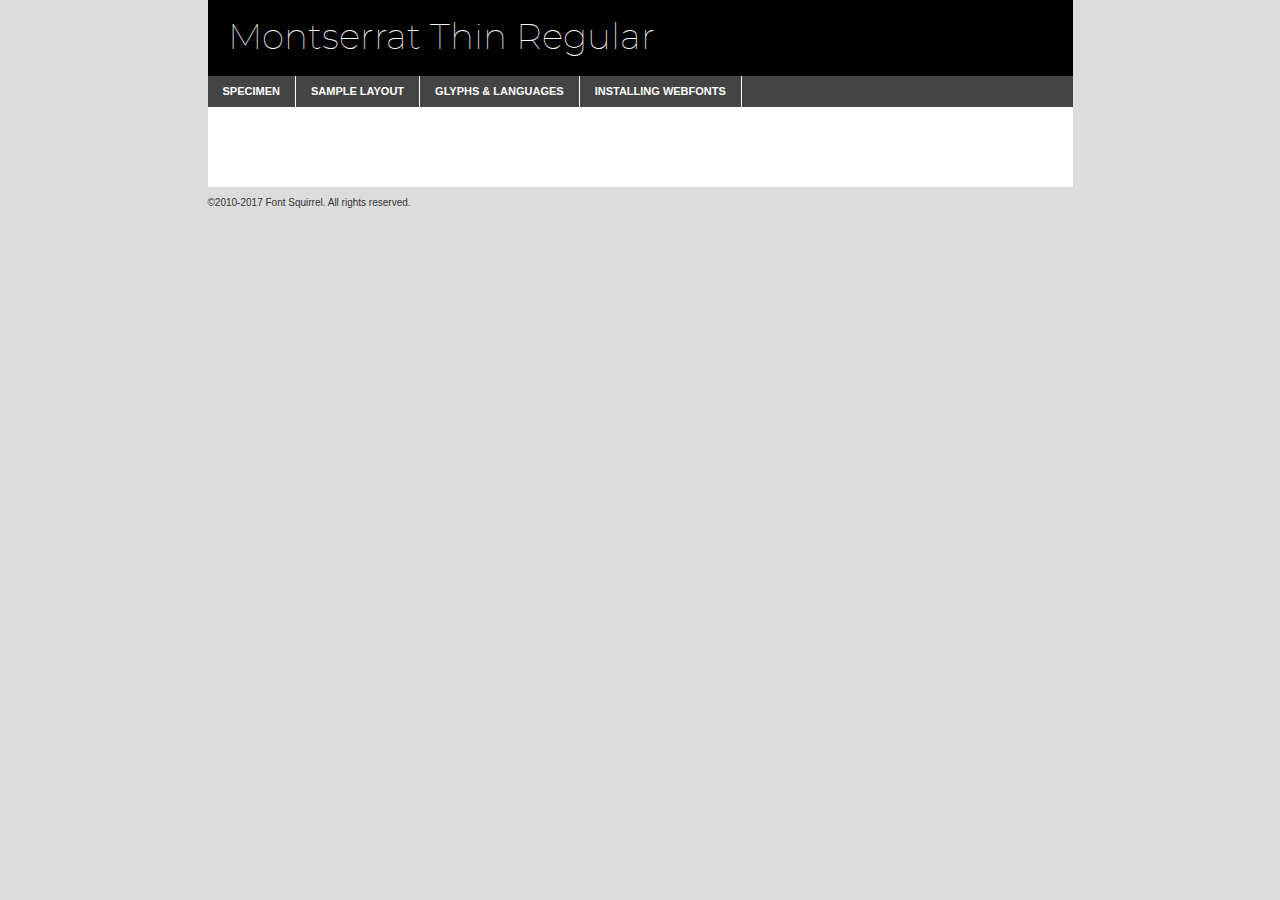
<file: assets/montserrat-variablefont_wght-demo.html>
<!DOCTYPE html PUBLIC "-//W3C//DTD XHTML 1.0 Transitional//EN"
	"http://www.w3.org/TR/xhtml1/DTD/xhtml1-transitional.dtd">

<html xmlns="http://www.w3.org/1999/xhtml" xml:lang="en" lang="en">
<head>
	<meta http-equiv="Content-Type" content="text/html; charset=utf-8" />
	<script src="http://ajax.googleapis.com/ajax/libs/jquery/1.7.2/jquery.min.js" type="text/javascript" charset="utf-8"></script>
	<script type="text/javascript">
	(function($){$.fn.easyTabs=function(option){var param=jQuery.extend({fadeSpeed:"fast",defaultContent:1,activeClass:'active'},option);$(this).each(function(){var thisId="#"+this.id;if(param.defaultContent==''){param.defaultContent=1;}
	if(typeof param.defaultContent=="number")
	{var defaultTab=$(thisId+" .tabs li:eq("+(param.defaultContent-1)+") a").attr('href').substr(1);}else{var defaultTab=param.defaultContent;}
	$(thisId+" .tabs li a").each(function(){var tabToHide=$(this).attr('href').substr(1);$("#"+tabToHide).addClass('easytabs-tab-content');});hideAll();changeContent(defaultTab);function hideAll(){$(thisId+" .easytabs-tab-content").hide();}
	function changeContent(tabId){hideAll();$(thisId+" .tabs li").removeClass(param.activeClass);$(thisId+" .tabs li a[href=#"+tabId+"]").closest('li').addClass(param.activeClass);if(param.fadeSpeed!="none")
	{$(thisId+" #"+tabId).fadeIn(param.fadeSpeed);}else{$(thisId+" #"+tabId).show();}}
	$(thisId+" .tabs li").click(function(){var tabId=$(this).find('a').attr('href').substr(1);changeContent(tabId);return false;});});}})(jQuery);
	</script>
	<link rel="stylesheet" href="specimen_files/specimen_stylesheet.css" type="text/css" charset="utf-8" />
	<link rel="stylesheet" href="stylesheet.css" type="text/css" charset="utf-8" />

	<style type="text/css">
					body{
				font-family: 'montserratthin';
							}
		</style>

	<title>Montserrat Thin Regular Specimen</title>
	
	
	<script type="text/javascript" charset="utf-8">
		$(document).ready(function() {
			$('#container').easyTabs({defaultContent:1});
		});
	</script>
</head>

<body>
<div id="container">
	<div id="header">
		Montserrat Thin Regular	</div>
	<ul class="tabs">
		<li><a href="#specimen">Specimen</a></li>
		<li><a href="#layout">Sample Layout</a></li>
				<li><a href="#glyphs">Glyphs &amp; Languages</a></li>
		<li><a href="#installing">Installing Webfonts</a></li>
		
	</ul>
	
	<div id="main_content">

		
			<div id="specimen">
		
				<div class="section">
					<div class="grid12 firstcol">
						<div class="huge">AaBb</div>
					</div>
				</div>
		
				<div class="section">
					<div class="glyph_range">A&#x200B;B&#x200b;C&#x200b;D&#x200b;E&#x200b;F&#x200b;G&#x200b;H&#x200b;I&#x200b;J&#x200b;K&#x200b;L&#x200b;M&#x200b;N&#x200b;O&#x200b;P&#x200b;Q&#x200b;R&#x200b;S&#x200b;T&#x200b;U&#x200b;V&#x200b;W&#x200b;X&#x200b;Y&#x200b;Z&#x200b;a&#x200b;b&#x200b;c&#x200b;d&#x200b;e&#x200b;f&#x200b;g&#x200b;h&#x200b;i&#x200b;j&#x200b;k&#x200b;l&#x200b;m&#x200b;n&#x200b;o&#x200b;p&#x200b;q&#x200b;r&#x200b;s&#x200b;t&#x200b;u&#x200b;v&#x200b;w&#x200b;x&#x200b;y&#x200b;z&#x200b;1&#x200b;2&#x200b;3&#x200b;4&#x200b;5&#x200b;6&#x200b;7&#x200b;8&#x200b;9&#x200b;0&#x200b;&amp;&#x200b;.&#x200b;,&#x200b;?&#x200b;!&#x200b;&#64;&#x200b;(&#x200b;)&#x200b;#&#x200b;$&#x200b;%&#x200b;*&#x200b;+&#x200b;-&#x200b;=&#x200b;:&#x200b;;</div>
				</div>
				<div class="section">
					<div class="grid12 firstcol">
						<table class="sample_table">
							<tr><td>10</td><td class="size10">abcdefghijklmnopqrstuvwxyzABCDEFGHIJKLMNOPQRSTUVWXYZ0123456789abcdefghijklmnopqrstuvwxyzABCDEFGHIJKLMNOPQRSTUVWXYZ0123456789abcdefghijklmnopqrstuvwxyzABCDEFGHIJKLMNOPQRSTUVWXYZ</td></tr>
							<tr><td>11</td><td class="size11">abcdefghijklmnopqrstuvwxyzABCDEFGHIJKLMNOPQRSTUVWXYZ0123456789abcdefghijklmnopqrstuvwxyzABCDEFGHIJKLMNOPQRSTUVWXYZ0123456789abcdefghijklmnopqrstuvwxyzABCDEFGHIJKLMNOPQRSTUVWXYZ</td></tr>
							<tr><td>12</td><td class="size12">abcdefghijklmnopqrstuvwxyzABCDEFGHIJKLMNOPQRSTUVWXYZ0123456789abcdefghijklmnopqrstuvwxyzABCDEFGHIJKLMNOPQRSTUVWXYZ0123456789abcdefghijklmnopqrstuvwxyzABCDEFGHIJKLMNOPQRSTUVWXYZ</td></tr>
							<tr><td>13</td><td class="size13">abcdefghijklmnopqrstuvwxyzABCDEFGHIJKLMNOPQRSTUVWXYZ0123456789abcdefghijklmnopqrstuvwxyzABCDEFGHIJKLMNOPQRSTUVWXYZ0123456789abcdefghijklmnopqrstuvwxyzABCDEFGHIJKLMNOPQRSTUVWXYZ</td></tr>
							<tr><td>14</td><td class="size14">abcdefghijklmnopqrstuvwxyzABCDEFGHIJKLMNOPQRSTUVWXYZ0123456789abcdefghijklmnopqrstuvwxyzABCDEFGHIJKLMNOPQRSTUVWXYZ0123456789abcdefghijklmnopqrstuvwxyzABCDEFGHIJKLMNOPQRSTUVWXYZ</td></tr>
							<tr><td>16</td><td class="size16">abcdefghijklmnopqrstuvwxyzABCDEFGHIJKLMNOPQRSTUVWXYZ0123456789abcdefghijklmnopqrstuvwxyzABCDEFGHIJKLMNOPQRSTUVWXYZ</td></tr>
							<tr><td>18</td><td class="size18">abcdefghijklmnopqrstuvwxyzABCDEFGHIJKLMNOPQRSTUVWXYZ0123456789abcdefghijklmnopqrstuvwxyzABCDEFGHIJKLMNOPQRSTUVWXYZ</td></tr>
							<tr><td>20</td><td class="size20">abcdefghijklmnopqrstuvwxyzABCDEFGHIJKLMNOPQRSTUVWXYZ0123456789abcdefghijklmnopqrstuvwxyzABCDEFGHIJKLMNOPQRSTUVWXYZ</td></tr>
							<tr><td>24</td><td class="size24">abcdefghijklmnopqrstuvwxyzABCDEFGHIJKLMNOPQRSTUVWXYZ0123456789abcdefghijklmnopqrstuvwxyzABCDEFGHIJKLMNOPQRSTUVWXYZ</td></tr>
							<tr><td>30</td><td class="size30">abcdefghijklmnopqrstuvwxyzABCDEFGHIJKLMNOPQRSTUVWXYZ0123456789abcdefghijklmnopqrstuvwxyzABCDEFGHIJKLMNOPQRSTUVWXYZ</td></tr>
							<tr><td>36</td><td class="size36">abcdefghijklmnopqrstuvwxyzABCDEFGHIJKLMNOPQRSTUVWXYZ0123456789abcdefghijklmnopqrstuvwxyzABCDEFGHIJKLMNOPQRSTUVWXYZ</td></tr>
							<tr><td>48</td><td class="size48">abcdefghijklmnopqrstuvwxyzABCDEFGHIJKLMNOPQRSTUVWXYZ0123456789abcdefghijklmnopqrstuvwxyzABCDEFGHIJKLMNOPQRSTUVWXYZ</td></tr>
							<tr><td>60</td><td class="size60">abcdefghijklmnopqrstuvwxyzABCDEFGHIJKLMNOPQRSTUVWXYZ0123456789abcdefghijklmnopqrstuvwxyzABCDEFGHIJKLMNOPQRSTUVWXYZ</td></tr>
							<tr><td>72</td><td class="size72">abcdefghijklmnopqrstuvwxyzABCDEFGHIJKLMNOPQRSTUVWXYZ0123456789abcdefghijklmnopqrstuvwxyzABCDEFGHIJKLMNOPQRSTUVWXYZ</td></tr>
							<tr><td>90</td><td class="size90">abcdefghijklmnopqrstuvwxyzABCDEFGHIJKLMNOPQRSTUVWXYZ0123456789abcdefghijklmnopqrstuvwxyzABCDEFGHIJKLMNOPQRSTUVWXYZ</td></tr>
						</table>
				
					</div>
			
				</div>
		
		
		
								<div class="section" id="bodycomparison">


										<div id="xheight">
				<div class="fontbody">&#x25FC;&#x25FC;&#x25FC;&#x25FC;&#x25FC;&#x25FC;&#x25FC;&#x25FC;&#x25FC;&#x25FC;&#x25FC;&#x25FC;&#x25FC;&#x25FC;&#x25FC;&#x25FC;&#x25FC;&#x25FC;&#x25FC;&#x25FC;&#x25FC;&#x25FC;&#x25FC;&#x25FC;&#x25FC;&#x25FC;&#x25FC;&#x25FC;&#x25FC;&#x25FC;&#x25FC;&#x25FC;&#x25FC;&#x25FC;&#x25FC;&#x25FC;&#x25FC;&#x25FC;&#x25FC;&#x25FC;&#x25FC;&#x25FC;&#x25FC;&#x25FC;&#x25FC;&#x25FC;&#x25FC;&#x25FC;&#x25FC;&#x25FC;&#x25FC;&#x25FC;&#x25FC;&#x25FC;&#x25FC;&#x25FC;&#x25FC;&#x25FC;&#x25FC;&#x25FC;&#x25FC;&#x25FC;&#x25FC;&#x25FC;&#x25FC;&#x25FC;&#x25FC;&#x25FC;&#x25FC;&#x25FC;&#x25FC;&#x25FC;&#x25FC;&#x25FC;&#x25FC;&#x25FC;&#x25FC;&#x25FC;&#x25FC;&#x25FC;&#x25FC;&#x25FC;&#x25FC;&#x25FC;&#x25FC;&#x25FC;&#x25FC;&#x25FC;&#x25FC;&#x25FC;&#x25FC;&#x25FC;&#x25FC;&#x25FC;&#x25FC;&#x25FC;&#x25FC;&#x25FC;&#x25FC;body</div><div class="arialbody">body</div><div class="verdanabody">body</div><div class="georgiabody">body</div></div>
										<div class="fontbody" style="z-index:1">
											body<span>Montserrat Thin Regular</span>
										</div>
										<div class="arialbody" style="z-index:1">
											body<span>Arial</span>
										</div>
										<div class="verdanabody" style="z-index:1">
											body<span>Verdana</span>
										</div>
										<div class="georgiabody" style="z-index:1">
											body<span>Georgia</span>
										</div>



								</div>
		
		
				<div class="section psample psample_row1" id="">
					
					<div class="grid2 firstcol">
						<p class="size10"><span>10.</span>Aenean lacinia bibendum nulla sed consectetur. Fusce dapibus, tellus ac cursus commodo, tortor mauris condimentum nibh, ut fermentum massa justo sit amet risus. Nullam id dolor id nibh ultricies vehicula ut id elit. Cum sociis natoque penatibus et magnis dis parturient montes, nascetur ridiculus mus. Nulla vitae elit libero, a pharetra augue.</p>
			
					</div>
					<div class="grid3">
						<p class="size11"><span>11.</span>Aenean lacinia bibendum nulla sed consectetur. Fusce dapibus, tellus ac cursus commodo, tortor mauris condimentum nibh, ut fermentum massa justo sit amet risus. Nullam id dolor id nibh ultricies vehicula ut id elit. Cum sociis natoque penatibus et magnis dis parturient montes, nascetur ridiculus mus. Nulla vitae elit libero, a pharetra augue.</p>
			
					</div>
					<div class="grid3">
						<p class="size12"><span>12.</span>Aenean lacinia bibendum nulla sed consectetur. Fusce dapibus, tellus ac cursus commodo, tortor mauris condimentum nibh, ut fermentum massa justo sit amet risus. Nullam id dolor id nibh ultricies vehicula ut id elit. Cum sociis natoque penatibus et magnis dis parturient montes, nascetur ridiculus mus. Nulla vitae elit libero, a pharetra augue.</p>
			
					</div>
					<div class="grid4">
						<p class="size13"><span>13.</span>Aenean lacinia bibendum nulla sed consectetur. Fusce dapibus, tellus ac cursus commodo, tortor mauris condimentum nibh, ut fermentum massa justo sit amet risus. Nullam id dolor id nibh ultricies vehicula ut id elit. Cum sociis natoque penatibus et magnis dis parturient montes, nascetur ridiculus mus. Nulla vitae elit libero, a pharetra augue.</p>
			
					</div>
					<div class="white_blend"></div>
					
				</div>
				<div class="section psample psample_row2" id="">
					<div class="grid3 firstcol">
						<p class="size14"><span>14.</span>Aenean lacinia bibendum nulla sed consectetur. Fusce dapibus, tellus ac cursus commodo, tortor mauris condimentum nibh, ut fermentum massa justo sit amet risus. Nullam id dolor id nibh ultricies vehicula ut id elit. Cum sociis natoque penatibus et magnis dis parturient montes, nascetur ridiculus mus. Nulla vitae elit libero, a pharetra augue.</p>
			
					</div>
					<div class="grid4">
						<p class="size16"><span>16.</span>Aenean lacinia bibendum nulla sed consectetur. Fusce dapibus, tellus ac cursus commodo, tortor mauris condimentum nibh, ut fermentum massa justo sit amet risus. Nullam id dolor id nibh ultricies vehicula ut id elit. Cum sociis natoque penatibus et magnis dis parturient montes, nascetur ridiculus mus. Nulla vitae elit libero, a pharetra augue.</p>
			
					</div>
					<div class="grid5">
						<p class="size18"><span>18.</span>Aenean lacinia bibendum nulla sed consectetur. Fusce dapibus, tellus ac cursus commodo, tortor mauris condimentum nibh, ut fermentum massa justo sit amet risus. Nullam id dolor id nibh ultricies vehicula ut id elit. Cum sociis natoque penatibus et magnis dis parturient montes, nascetur ridiculus mus. Nulla vitae elit libero, a pharetra augue.</p>
			
					</div>

					<div class="white_blend"></div>

				</div>
				
				<div class="section psample psample_row3" id="">
					<div class="grid5 firstcol">
						<p class="size20"><span>20.</span>Aenean lacinia bibendum nulla sed consectetur. Fusce dapibus, tellus ac cursus commodo, tortor mauris condimentum nibh, ut fermentum massa justo sit amet risus. Nullam id dolor id nibh ultricies vehicula ut id elit. Cum sociis natoque penatibus et magnis dis parturient montes, nascetur ridiculus mus. Nulla vitae elit libero, a pharetra augue.</p>
					</div>
					<div class="grid7">
						<p class="size24"><span>24.</span>Aenean lacinia bibendum nulla sed consectetur. Fusce dapibus, tellus ac cursus commodo, tortor mauris condimentum nibh, ut fermentum massa justo sit amet risus. Nullam id dolor id nibh ultricies vehicula ut id elit. Cum sociis natoque penatibus et magnis dis parturient montes, nascetur ridiculus mus. Nulla vitae elit libero, a pharetra augue.</p>
					</div>
					
					<div class="white_blend"></div>
					
				</div>
				
				<div class="section psample psample_row4" id="">
					<div class="grid12 firstcol">
						<p class="size30"><span>30.</span>Aenean lacinia bibendum nulla sed consectetur. Fusce dapibus, tellus ac cursus commodo, tortor mauris condimentum nibh, ut fermentum massa justo sit amet risus. Nullam id dolor id nibh ultricies vehicula ut id elit. Cum sociis natoque penatibus et magnis dis parturient montes, nascetur ridiculus mus. Nulla vitae elit libero, a pharetra augue.</p>
					</div>
					<div class="white_blend"></div>
					
				</div>
				
				
				
				<div class="section psample psample_row1 fullreverse">
					<div class="grid2 firstcol">
						<p class="size10"><span>10.</span>Aenean lacinia bibendum nulla sed consectetur. Fusce dapibus, tellus ac cursus commodo, tortor mauris condimentum nibh, ut fermentum massa justo sit amet risus. Nullam id dolor id nibh ultricies vehicula ut id elit. Cum sociis natoque penatibus et magnis dis parturient montes, nascetur ridiculus mus. Nulla vitae elit libero, a pharetra augue.</p>
			
					</div>
					<div class="grid3">
						<p class="size11"><span>11.</span>Aenean lacinia bibendum nulla sed consectetur. Fusce dapibus, tellus ac cursus commodo, tortor mauris condimentum nibh, ut fermentum massa justo sit amet risus. Nullam id dolor id nibh ultricies vehicula ut id elit. Cum sociis natoque penatibus et magnis dis parturient montes, nascetur ridiculus mus. Nulla vitae elit libero, a pharetra augue.</p>
			
					</div>
					<div class="grid3">
						<p class="size12"><span>12.</span>Aenean lacinia bibendum nulla sed consectetur. Fusce dapibus, tellus ac cursus commodo, tortor mauris condimentum nibh, ut fermentum massa justo sit amet risus. Nullam id dolor id nibh ultricies vehicula ut id elit. Cum sociis natoque penatibus et magnis dis parturient montes, nascetur ridiculus mus. Nulla vitae elit libero, a pharetra augue.</p>
			
					</div>
					<div class="grid4">
						<p class="size13"><span>13.</span>Aenean lacinia bibendum nulla sed consectetur. Fusce dapibus, tellus ac cursus commodo, tortor mauris condimentum nibh, ut fermentum massa justo sit amet risus. Nullam id dolor id nibh ultricies vehicula ut id elit. Cum sociis natoque penatibus et magnis dis parturient montes, nascetur ridiculus mus. Nulla vitae elit libero, a pharetra augue.</p>
			
					</div>
					<div class="black_blend"></div>
					
				</div>
				
				<div class="section psample psample_row2 fullreverse">
					<div class="grid3 firstcol">
						<p class="size14"><span>14.</span>Aenean lacinia bibendum nulla sed consectetur. Fusce dapibus, tellus ac cursus commodo, tortor mauris condimentum nibh, ut fermentum massa justo sit amet risus. Nullam id dolor id nibh ultricies vehicula ut id elit. Cum sociis natoque penatibus et magnis dis parturient montes, nascetur ridiculus mus. Nulla vitae elit libero, a pharetra augue.</p>
			
					</div>
					<div class="grid4">
						<p class="size16"><span>16.</span>Aenean lacinia bibendum nulla sed consectetur. Fusce dapibus, tellus ac cursus commodo, tortor mauris condimentum nibh, ut fermentum massa justo sit amet risus. Nullam id dolor id nibh ultricies vehicula ut id elit. Cum sociis natoque penatibus et magnis dis parturient montes, nascetur ridiculus mus. Nulla vitae elit libero, a pharetra augue.</p>
			
					</div>
					<div class="grid5">
						<p class="size18"><span>18.</span>Aenean lacinia bibendum nulla sed consectetur. Fusce dapibus, tellus ac cursus commodo, tortor mauris condimentum nibh, ut fermentum massa justo sit amet risus. Nullam id dolor id nibh ultricies vehicula ut id elit. Cum sociis natoque penatibus et magnis dis parturient montes, nascetur ridiculus mus. Nulla vitae elit libero, a pharetra augue.</p>
			
					</div>
					<div class="black_blend"></div>

				</div>
				
				<div class="section psample fullreverse psample_row3" id="">
					<div class="grid5 firstcol">
						<p class="size20"><span>20.</span>Aenean lacinia bibendum nulla sed consectetur. Fusce dapibus, tellus ac cursus commodo, tortor mauris condimentum nibh, ut fermentum massa justo sit amet risus. Nullam id dolor id nibh ultricies vehicula ut id elit. Cum sociis natoque penatibus et magnis dis parturient montes, nascetur ridiculus mus. Nulla vitae elit libero, a pharetra augue.</p>
					</div>
					<div class="grid7">
						<p class="size24"><span>24.</span>Aenean lacinia bibendum nulla sed consectetur. Fusce dapibus, tellus ac cursus commodo, tortor mauris condimentum nibh, ut fermentum massa justo sit amet risus. Nullam id dolor id nibh ultricies vehicula ut id elit. Cum sociis natoque penatibus et magnis dis parturient montes, nascetur ridiculus mus. Nulla vitae elit libero, a pharetra augue.</p>
					</div>
					
					<div class="black_blend"></div>
					
				</div>
				
				<div class="section psample fullreverse psample_row4" id="" style="border-bottom: 20px #000 solid;">
					<div class="grid12 firstcol">
						<p class="size30"><span>30.</span>Aenean lacinia bibendum nulla sed consectetur. Fusce dapibus, tellus ac cursus commodo, tortor mauris condimentum nibh, ut fermentum massa justo sit amet risus. Nullam id dolor id nibh ultricies vehicula ut id elit. Cum sociis natoque penatibus et magnis dis parturient montes, nascetur ridiculus mus. Nulla vitae elit libero, a pharetra augue.</p>
					</div>
					<div class="black_blend"></div>
					
				</div>
				
				
				
				
			</div>
			
			<div id="layout">
				
				<div class="section">
					
					<div class="grid12 firstcol">
						<h1>Lorem Ipsum Dolor</h1>
						<h2>Etiam porta sem malesuada magna mollis euismod</h2>
						
						<p class="byline">By <a href="#link">Aenean Lacinia</a></p>
					</div>
				</div>
				<div class="section">
					<div class="grid8 firstcol">
						<p class="large">Donec sed odio dui. Morbi leo risus, porta ac consectetur ac, vestibulum at eros. Fusce dapibus, tellus ac cursus commodo, tortor mauris condimentum nibh, ut fermentum massa justo sit amet risus. </p>

						
						<h3>Pellentesque ornare sem</h3>

						<p>Maecenas sed diam eget risus varius blandit sit amet non magna. Maecenas faucibus mollis interdum. Donec ullamcorper nulla non metus auctor fringilla. Nullam id dolor id nibh ultricies vehicula ut id elit. Nullam id dolor id nibh ultricies vehicula ut id elit. </p>

						<p>Aenean eu leo quam. Pellentesque ornare sem lacinia quam venenatis vestibulum. Lorem ipsum dolor sit amet, consectetur adipiscing elit. Cum sociis natoque penatibus et magnis dis parturient montes, nascetur ridiculus mus. </p>

						<p>Nulla vitae elit libero, a pharetra augue. Praesent commodo cursus magna, vel scelerisque nisl consectetur et. Aenean lacinia bibendum nulla sed consectetur. </p>

						<p>Nullam quis risus eget urna mollis ornare vel eu leo. Nullam quis risus eget urna mollis ornare vel eu leo. Maecenas sed diam eget risus varius blandit sit amet non magna. Donec ullamcorper nulla non metus auctor fringilla. </p>

						<h3>Cras mattis consectetur</h3>

						<p>Aenean eu leo quam. Pellentesque ornare sem lacinia quam venenatis vestibulum. Aenean lacinia bibendum nulla sed consectetur. Integer posuere erat a ante venenatis dapibus posuere velit aliquet. Cras mattis consectetur purus sit amet fermentum. </p>

						<p>Nullam id dolor id nibh ultricies vehicula ut id elit. Nullam quis risus eget urna mollis ornare vel eu leo. Cras mattis consectetur purus sit amet fermentum.</p>
					</div>
					
					<div class="grid4 sidebar">
						
						<div class="box reverse">
							<p class="last">Nullam quis risus eget urna mollis ornare vel eu leo. Donec ullamcorper nulla non metus auctor fringilla. Cras mattis consectetur purus sit amet fermentum. Sed posuere consectetur est at lobortis. Lorem ipsum dolor sit amet, consectetur adipiscing elit. </p>
						</div>
						
						<p class="caption">Maecenas sed diam eget risus varius.</p>

						<p>Vestibulum id ligula porta felis euismod semper. Integer posuere erat a ante venenatis dapibus posuere velit aliquet. Vestibulum id ligula porta felis euismod semper. Sed posuere consectetur est at lobortis. Maecenas sed diam eget risus varius blandit sit amet non magna. Fusce dapibus, tellus ac cursus commodo, tortor mauris condimentum nibh, ut fermentum massa justo sit amet risus. </p>

					

						<p>Duis mollis, est non commodo luctus, nisi erat porttitor ligula, eget lacinia odio sem nec elit. Aenean lacinia bibendum nulla sed consectetur. Vivamus sagittis lacus vel augue laoreet rutrum faucibus dolor auctor. Aenean lacinia bibendum nulla sed consectetur. Nullam quis risus eget urna mollis ornare vel eu leo. </p>

						<p>Praesent commodo cursus magna, vel scelerisque nisl consectetur et. Donec ullamcorper nulla non metus auctor fringilla. Maecenas faucibus mollis interdum. Fusce dapibus, tellus ac cursus commodo, tortor mauris condimentum nibh, ut fermentum massa justo sit amet risus. </p>

					</div>
				</div>
				
			</div>


			



		<div id="glyphs">
			<div class="section">
				<div class="grid12 firstcol">
			
				<h1>Language Support</h1>
				<p>The subset of Montserrat Thin Regular in this kit supports the following languages:<br />
			
					Albanian, Basque, Breton, Chamorro, Danish, Dutch, English, Faroese, Finnish, French, Frisian, Galician, German, Icelandic, Italian, Malagasy, Norwegian, Portuguese, Spanish, Alsatian, Aragonese, Arapaho, Arrernte, Asturian, Aymara, Bislama, Cebuano, Corsican, Fijian, French_creole, Genoese, Gilbertese, Greenlandic, Haitian_creole, Hiligaynon, Hmong, Hopi, Ibanag, Iloko_ilokano, Indonesian, Interglossa_glosa, Interlingua, Irish_gaelic, Jerriais, Lojban, Lombard, Luxembourgeois, Manx, Mohawk, Norfolk_pitcairnese, Occitan, Oromo, Pangasinan, Papiamento, Piedmontese, Potawatomi, Rhaeto-romance, Romansh, Rotokas, Sami_lule, Samoan, Sardinian, Scots_gaelic, Seychelles_creole, Shona, Sicilian, Somali, Southern_ndebele, Swahili, Swati_swazi, Tagalog_filipino_pilipino, Tetum, Tok_pisin, Uyghur_latinized, Volapuk, Walloon, Warlpiri, Xhosa, Yapese, Zulu, Latinbasic, Ubasic, Demo				</p>
				<h1>Glyph Chart</h1>
				<p>The subset of Montserrat Thin Regular in this kit includes all the glyphs listed below. Unicode entities are included above each glyph to help you insert individual characters into your layout.</p>
				<div id="glyph_chart">
			
																														 <div><p>&amp;#13;</p>&#13;</div>
																				 <div><p>&amp;#32;</p>&#32;</div>
																				 <div><p>&amp;#33;</p>&#33;</div>
																				 <div><p>&amp;#34;</p>&#34;</div>
																				 <div><p>&amp;#35;</p>&#35;</div>
																				 <div><p>&amp;#36;</p>&#36;</div>
																				 <div><p>&amp;#37;</p>&#37;</div>
																				 <div><p>&amp;#38;</p>&#38;</div>
																				 <div><p>&amp;#39;</p>&#39;</div>
																				 <div><p>&amp;#40;</p>&#40;</div>
																				 <div><p>&amp;#41;</p>&#41;</div>
																				 <div><p>&amp;#42;</p>&#42;</div>
																				 <div><p>&amp;#43;</p>&#43;</div>
																				 <div><p>&amp;#44;</p>&#44;</div>
																				 <div><p>&amp;#45;</p>&#45;</div>
																				 <div><p>&amp;#46;</p>&#46;</div>
																				 <div><p>&amp;#47;</p>&#47;</div>
																				 <div><p>&amp;#48;</p>&#48;</div>
																				 <div><p>&amp;#49;</p>&#49;</div>
																				 <div><p>&amp;#50;</p>&#50;</div>
																				 <div><p>&amp;#51;</p>&#51;</div>
																				 <div><p>&amp;#52;</p>&#52;</div>
																				 <div><p>&amp;#53;</p>&#53;</div>
																				 <div><p>&amp;#54;</p>&#54;</div>
																				 <div><p>&amp;#55;</p>&#55;</div>
																				 <div><p>&amp;#56;</p>&#56;</div>
																				 <div><p>&amp;#57;</p>&#57;</div>
																				 <div><p>&amp;#58;</p>&#58;</div>
																				 <div><p>&amp;#59;</p>&#59;</div>
																				 <div><p>&amp;#60;</p>&#60;</div>
																				 <div><p>&amp;#61;</p>&#61;</div>
																				 <div><p>&amp;#62;</p>&#62;</div>
																				 <div><p>&amp;#63;</p>&#63;</div>
																				 <div><p>&amp;#64;</p>&#64;</div>
																				 <div><p>&amp;#65;</p>&#65;</div>
																				 <div><p>&amp;#66;</p>&#66;</div>
																				 <div><p>&amp;#67;</p>&#67;</div>
																				 <div><p>&amp;#68;</p>&#68;</div>
																				 <div><p>&amp;#69;</p>&#69;</div>
																				 <div><p>&amp;#70;</p>&#70;</div>
																				 <div><p>&amp;#71;</p>&#71;</div>
																				 <div><p>&amp;#72;</p>&#72;</div>
																				 <div><p>&amp;#73;</p>&#73;</div>
																				 <div><p>&amp;#74;</p>&#74;</div>
																				 <div><p>&amp;#75;</p>&#75;</div>
																				 <div><p>&amp;#76;</p>&#76;</div>
																				 <div><p>&amp;#77;</p>&#77;</div>
																				 <div><p>&amp;#78;</p>&#78;</div>
																				 <div><p>&amp;#79;</p>&#79;</div>
																				 <div><p>&amp;#80;</p>&#80;</div>
																				 <div><p>&amp;#81;</p>&#81;</div>
																				 <div><p>&amp;#82;</p>&#82;</div>
																				 <div><p>&amp;#83;</p>&#83;</div>
																				 <div><p>&amp;#84;</p>&#84;</div>
																				 <div><p>&amp;#85;</p>&#85;</div>
																				 <div><p>&amp;#86;</p>&#86;</div>
																				 <div><p>&amp;#87;</p>&#87;</div>
																				 <div><p>&amp;#88;</p>&#88;</div>
																				 <div><p>&amp;#89;</p>&#89;</div>
																				 <div><p>&amp;#90;</p>&#90;</div>
																				 <div><p>&amp;#91;</p>&#91;</div>
																				 <div><p>&amp;#92;</p>&#92;</div>
																				 <div><p>&amp;#93;</p>&#93;</div>
																				 <div><p>&amp;#94;</p>&#94;</div>
																				 <div><p>&amp;#95;</p>&#95;</div>
																				 <div><p>&amp;#96;</p>&#96;</div>
																				 <div><p>&amp;#97;</p>&#97;</div>
																				 <div><p>&amp;#98;</p>&#98;</div>
																				 <div><p>&amp;#99;</p>&#99;</div>
																				 <div><p>&amp;#100;</p>&#100;</div>
																				 <div><p>&amp;#101;</p>&#101;</div>
																				 <div><p>&amp;#102;</p>&#102;</div>
																				 <div><p>&amp;#103;</p>&#103;</div>
																				 <div><p>&amp;#104;</p>&#104;</div>
																				 <div><p>&amp;#105;</p>&#105;</div>
																				 <div><p>&amp;#106;</p>&#106;</div>
																				 <div><p>&amp;#107;</p>&#107;</div>
																				 <div><p>&amp;#108;</p>&#108;</div>
																				 <div><p>&amp;#109;</p>&#109;</div>
																				 <div><p>&amp;#110;</p>&#110;</div>
																				 <div><p>&amp;#111;</p>&#111;</div>
																				 <div><p>&amp;#112;</p>&#112;</div>
																				 <div><p>&amp;#113;</p>&#113;</div>
																				 <div><p>&amp;#114;</p>&#114;</div>
																				 <div><p>&amp;#115;</p>&#115;</div>
																				 <div><p>&amp;#116;</p>&#116;</div>
																				 <div><p>&amp;#117;</p>&#117;</div>
																				 <div><p>&amp;#118;</p>&#118;</div>
																				 <div><p>&amp;#119;</p>&#119;</div>
																				 <div><p>&amp;#120;</p>&#120;</div>
																				 <div><p>&amp;#121;</p>&#121;</div>
																				 <div><p>&amp;#122;</p>&#122;</div>
																				 <div><p>&amp;#123;</p>&#123;</div>
																				 <div><p>&amp;#124;</p>&#124;</div>
																				 <div><p>&amp;#125;</p>&#125;</div>
																				 <div><p>&amp;#126;</p>&#126;</div>
																				 <div><p>&amp;#160;</p>&#160;</div>
																				 <div><p>&amp;#161;</p>&#161;</div>
																				 <div><p>&amp;#162;</p>&#162;</div>
																				 <div><p>&amp;#163;</p>&#163;</div>
																				 <div><p>&amp;#164;</p>&#164;</div>
																				 <div><p>&amp;#165;</p>&#165;</div>
																				 <div><p>&amp;#166;</p>&#166;</div>
																				 <div><p>&amp;#167;</p>&#167;</div>
																				 <div><p>&amp;#168;</p>&#168;</div>
																				 <div><p>&amp;#169;</p>&#169;</div>
																				 <div><p>&amp;#170;</p>&#170;</div>
																				 <div><p>&amp;#171;</p>&#171;</div>
																				 <div><p>&amp;#172;</p>&#172;</div>
																				 <div><p>&amp;#173;</p>&#173;</div>
																				 <div><p>&amp;#174;</p>&#174;</div>
																				 <div><p>&amp;#175;</p>&#175;</div>
																				 <div><p>&amp;#176;</p>&#176;</div>
																				 <div><p>&amp;#177;</p>&#177;</div>
																				 <div><p>&amp;#178;</p>&#178;</div>
																				 <div><p>&amp;#179;</p>&#179;</div>
																				 <div><p>&amp;#180;</p>&#180;</div>
																				 <div><p>&amp;#181;</p>&#181;</div>
																				 <div><p>&amp;#182;</p>&#182;</div>
																				 <div><p>&amp;#183;</p>&#183;</div>
																				 <div><p>&amp;#184;</p>&#184;</div>
																				 <div><p>&amp;#185;</p>&#185;</div>
																				 <div><p>&amp;#186;</p>&#186;</div>
																				 <div><p>&amp;#187;</p>&#187;</div>
																				 <div><p>&amp;#188;</p>&#188;</div>
																				 <div><p>&amp;#189;</p>&#189;</div>
																				 <div><p>&amp;#190;</p>&#190;</div>
																				 <div><p>&amp;#191;</p>&#191;</div>
																				 <div><p>&amp;#192;</p>&#192;</div>
																				 <div><p>&amp;#193;</p>&#193;</div>
																				 <div><p>&amp;#194;</p>&#194;</div>
																				 <div><p>&amp;#195;</p>&#195;</div>
																				 <div><p>&amp;#196;</p>&#196;</div>
																				 <div><p>&amp;#197;</p>&#197;</div>
																				 <div><p>&amp;#198;</p>&#198;</div>
																				 <div><p>&amp;#199;</p>&#199;</div>
																				 <div><p>&amp;#200;</p>&#200;</div>
																				 <div><p>&amp;#201;</p>&#201;</div>
																				 <div><p>&amp;#202;</p>&#202;</div>
																				 <div><p>&amp;#203;</p>&#203;</div>
																				 <div><p>&amp;#204;</p>&#204;</div>
																				 <div><p>&amp;#205;</p>&#205;</div>
																				 <div><p>&amp;#206;</p>&#206;</div>
																				 <div><p>&amp;#207;</p>&#207;</div>
																				 <div><p>&amp;#208;</p>&#208;</div>
																				 <div><p>&amp;#209;</p>&#209;</div>
																				 <div><p>&amp;#210;</p>&#210;</div>
																				 <div><p>&amp;#211;</p>&#211;</div>
																				 <div><p>&amp;#212;</p>&#212;</div>
																				 <div><p>&amp;#213;</p>&#213;</div>
																				 <div><p>&amp;#214;</p>&#214;</div>
																				 <div><p>&amp;#215;</p>&#215;</div>
																				 <div><p>&amp;#216;</p>&#216;</div>
																				 <div><p>&amp;#217;</p>&#217;</div>
																				 <div><p>&amp;#218;</p>&#218;</div>
																				 <div><p>&amp;#219;</p>&#219;</div>
																				 <div><p>&amp;#220;</p>&#220;</div>
																				 <div><p>&amp;#221;</p>&#221;</div>
																				 <div><p>&amp;#222;</p>&#222;</div>
																				 <div><p>&amp;#223;</p>&#223;</div>
																				 <div><p>&amp;#224;</p>&#224;</div>
																				 <div><p>&amp;#225;</p>&#225;</div>
																				 <div><p>&amp;#226;</p>&#226;</div>
																				 <div><p>&amp;#227;</p>&#227;</div>
																				 <div><p>&amp;#228;</p>&#228;</div>
																				 <div><p>&amp;#229;</p>&#229;</div>
																				 <div><p>&amp;#230;</p>&#230;</div>
																				 <div><p>&amp;#231;</p>&#231;</div>
																				 <div><p>&amp;#232;</p>&#232;</div>
																				 <div><p>&amp;#233;</p>&#233;</div>
																				 <div><p>&amp;#234;</p>&#234;</div>
																				 <div><p>&amp;#235;</p>&#235;</div>
																				 <div><p>&amp;#236;</p>&#236;</div>
																				 <div><p>&amp;#237;</p>&#237;</div>
																				 <div><p>&amp;#238;</p>&#238;</div>
																				 <div><p>&amp;#239;</p>&#239;</div>
																				 <div><p>&amp;#240;</p>&#240;</div>
																				 <div><p>&amp;#241;</p>&#241;</div>
																				 <div><p>&amp;#242;</p>&#242;</div>
																				 <div><p>&amp;#243;</p>&#243;</div>
																				 <div><p>&amp;#244;</p>&#244;</div>
																				 <div><p>&amp;#245;</p>&#245;</div>
																				 <div><p>&amp;#246;</p>&#246;</div>
																				 <div><p>&amp;#247;</p>&#247;</div>
																				 <div><p>&amp;#248;</p>&#248;</div>
																				 <div><p>&amp;#249;</p>&#249;</div>
																				 <div><p>&amp;#250;</p>&#250;</div>
																				 <div><p>&amp;#251;</p>&#251;</div>
																				 <div><p>&amp;#252;</p>&#252;</div>
																				 <div><p>&amp;#253;</p>&#253;</div>
																				 <div><p>&amp;#254;</p>&#254;</div>
																				 <div><p>&amp;#255;</p>&#255;</div>
																				 <div><p>&amp;#338;</p>&#338;</div>
																				 <div><p>&amp;#339;</p>&#339;</div>
																				 <div><p>&amp;#376;</p>&#376;</div>
																				 <div><p>&amp;#710;</p>&#710;</div>
																				 <div><p>&amp;#732;</p>&#732;</div>
																				 <div><p>&amp;#8192;</p>&#8192;</div>
																				 <div><p>&amp;#8193;</p>&#8193;</div>
																				 <div><p>&amp;#8194;</p>&#8194;</div>
																				 <div><p>&amp;#8195;</p>&#8195;</div>
																				 <div><p>&amp;#8196;</p>&#8196;</div>
																				 <div><p>&amp;#8197;</p>&#8197;</div>
																				 <div><p>&amp;#8198;</p>&#8198;</div>
																				 <div><p>&amp;#8199;</p>&#8199;</div>
																				 <div><p>&amp;#8200;</p>&#8200;</div>
																				 <div><p>&amp;#8201;</p>&#8201;</div>
																				 <div><p>&amp;#8202;</p>&#8202;</div>
																				 <div><p>&amp;#8208;</p>&#8208;</div>
																				 <div><p>&amp;#8209;</p>&#8209;</div>
																				 <div><p>&amp;#8210;</p>&#8210;</div>
																				 <div><p>&amp;#8211;</p>&#8211;</div>
																				 <div><p>&amp;#8212;</p>&#8212;</div>
																				 <div><p>&amp;#8216;</p>&#8216;</div>
																				 <div><p>&amp;#8217;</p>&#8217;</div>
																				 <div><p>&amp;#8218;</p>&#8218;</div>
																				 <div><p>&amp;#8220;</p>&#8220;</div>
																				 <div><p>&amp;#8221;</p>&#8221;</div>
																				 <div><p>&amp;#8222;</p>&#8222;</div>
																				 <div><p>&amp;#8226;</p>&#8226;</div>
																				 <div><p>&amp;#8230;</p>&#8230;</div>
																				 <div><p>&amp;#8239;</p>&#8239;</div>
																				 <div><p>&amp;#8249;</p>&#8249;</div>
																				 <div><p>&amp;#8250;</p>&#8250;</div>
																				 <div><p>&amp;#8287;</p>&#8287;</div>
																				 <div><p>&amp;#8364;</p>&#8364;</div>
																				 <div><p>&amp;#8482;</p>&#8482;</div>
																				 <div><p>&amp;#9724;</p>&#9724;</div>
																				 <div><p>&amp;#64257;</p>&#64257;</div>
																				 <div><p>&amp;#64258;</p>&#64258;</div>
																																																</div>	
				</div>
		
		
			</div>
		</div>
		
		
		<div id="specs">
			
		</div>
	
		<div id="installing">
			<div class="section">
				<div class="grid7 firstcol">
					<h1>Installing Webfonts</h1>
					
					<p>Webfonts are supported by all major browser platforms but not all in the same way. There are currently four different font formats that must be included in order to target all browsers. This includes TTF, WOFF, EOT and SVG.</p>
					
					<h2>1. Upload your webfonts</h2>
					<p>You must upload your webfont kit to your website. They should be in or near the same directory as your CSS files.</p>
					
					<h2>2. Include the webfont stylesheet</h2>
					<p>A special CSS @font-face declaration helps the various browsers select the appropriate font it needs without causing you a bunch of headaches. Learn more about this syntax by reading the <a href="https://www.fontspring.com/blog/further-hardening-of-the-bulletproof-syntax">Fontspring blog post</a> about it. The code for it is as follows:</p>


<code>
@font-face{ 
	font-family: 'MyWebFont';
	src: url('WebFont.eot');
	src: url('WebFont.eot?#iefix') format('embedded-opentype'),
	     url('WebFont.woff') format('woff'),
	     url('WebFont.ttf') format('truetype'),
	     url('WebFont.svg#webfont') format('svg');
}
</code>

	<p>We've already gone ahead and generated the code for you. All you have to do is link to the stylesheet in your HTML, like this:</p>
	<code>&lt;link rel=&quot;stylesheet&quot; href=&quot;stylesheet.css&quot; type=&quot;text/css&quot; charset=&quot;utf-8&quot; /&gt;</code>

					<h2>3. Modify your own stylesheet</h2>
					<p>To take advantage of your new fonts, you must tell your stylesheet to use them. Look at the original @font-face declaration above and find the property called "font-family." The name linked there will be what you use to reference the font. Prepend that webfont name to the font stack in the "font-family" property, inside the selector you want to change. For example:</p>
<code>p { font-family: 'WebFont', Arial, sans-serif; }</code>

<h2>4. Test</h2>
<p>Getting webfonts to work cross-browser <em>can</em> be tricky. Use the information in the sidebar to help you if you find that fonts aren't loading in a particular browser.</p>
				</div>
				
				<div class="grid5 sidebar">
					<div class="box">
						<h2>Troubleshooting<br />Font-Face Problems</h2>
						<p>Having trouble getting your webfonts to load in your new website? Here are some tips to sort out what might be the problem.</p>

						<h3>Fonts not showing in any browser</h3>

						<p>This sounds like you need to work on the plumbing. You either did not upload the fonts to the correct directory, or you did not link the fonts properly in the CSS. If you've confirmed that all this is correct and you still have a problem, take a look at your .htaccess file and see if requests are getting intercepted.</p>

						<h3>Fonts not loading in iPhone or iPad</h3>

						<p>The most common problem here is that you are serving the fonts from an IIS server. IIS refuses to serve files that have unknown MIME types. If that is the case, you must set the MIME type for SVG to "image/svg+xml" in the server settings. Follow these instructions from Microsoft if you need help.</p>

						<h3>Fonts not loading in Firefox</h3>

						<p>The primary reason for this failure? You are still using a version Firefox older than 3.5. So upgrade already! If that isn't it, then you are very likely serving fonts from a different domain. Firefox requires that all font assets be served from the same domain. Lastly it is possible that you need to add WOFF to your list of MIME types (if you are serving via IIS.)</p>

						<h3>Fonts not loading in IE</h3>

						<p>Are you looking at Internet Explorer on an actual Windows machine or are you cheating by using a service like Adobe BrowserLab? Many of these screenshot services do not render @font-face for IE. Best to test it on a real machine.</p>

						<h3>Fonts not loading in IE9</h3>

						<p>IE9, like Firefox, requires that fonts be served from the same domain as the website. Make sure that is the case.</p>
					</div>
				</div>
			</div>
			
		</div>
	
	</div>
	<div id="footer">
		<p>&copy;2010-2017 Font Squirrel. All rights reserved.</p>
	</div>
</div>
</body>
</html>
</file>
<file: style.css>
@font-face {
    font-family: 'montserratthin_italic';
    src: url('assets/montserrat-italic-variablefont_wght-webfont.woff2') format('woff2'),
        url('assets/montserrat-italic-variablefont_wght-webfont.woff') format('woff');
    font-weight: normal;
    font-style: normal;

}

@font-face {
    font-family: 'montserratthin';
    src: url('assets/montserrat-variablefont_wght-webfont.woff2') format('woff2'),
        url('assets/montserrat-variablefont_wght-webfont.woff') format('woff');
    font-weight: normal;
    font-style: normal;

}

body {
    height: 100vh;
    width: 100vw;
    margin: 0px;
    display: flex;
}

.sidebar {
    width: 35vw;
    height: 100vh;
    position: relative;
}

.logo {
    font-family: "montserratthin", 'Courier New', Courier, monospace;
    font-size: 3rem;
    font-weight: bolder;
    color: white;
    overflow: hidden;
    width: 100%;
    display: flex;
    align-items: center;
    justify-content: center;
    background-color: rgba(94, 94, 94, 0.7);
    position: absolute;
    top: 300px;
}

.logo>img {
    width: 96px;
    height: 96px;
}

.background {
    height: 100%;
    width: 100%;
    position: absolute;
}

.photoCredit {
    margin: 0px;
    position: absolute;
    bottom: 15px;
    left: 5px;
}

.photoCredit, .photoCredit>a {
    color: white;
    font-family: 'Courier New', Courier, monospace;
}

.signupArea {
    display: flex;
    flex-direction: column;
    width: 65vw;
    height: 100vh;
}

.headerArea {
    background-color: rgb(245, 245, 245);
    padding: 150px 100px 50px 50px;
}

h2 {
    margin: 0px;
    font-family: 'Courier New', Courier, monospace;
}

.headerArea>:first-child {
    margin-bottom: 20px;
}

.inputRow {
    display: flex;
    gap: 80px;
}

.entryArea {
    padding: 20px 0px 30px 50px;
    box-shadow: 0px 2px 2px 1px rgba(0, 0, 0, 0.2);
    overflow: auto;
}

.entryArea>p {
    font-family: 'Gill Sans', 'Gill Sans MT', Calibri, 'Trebuchet MS', sans-serif;
    font-size: 1.5rem;
    font-weight: bold;
    color: rgb(39, 49, 71);
    margin: 0px 0px 30px;
}

label {
    font-family: 'Gill Sans', 'Gill Sans MT', Calibri, 'Trebuchet MS', sans-serif;
    font-size: 1rem;
    color: rgb(49, 49, 49);
}

input {
    box-sizing: border-box;
    width: 300px;
    height: 25px;
    border-radius: 4px;
    border: solid rgba(0, 0, 0, 0.2) 1px;
    margin-top: 3px;
}

.boxArea {
    display: flex;
    flex-direction: column;
    gap: 40px;
    
}

.footerArea {
    padding: 30px 0px 0px 40px;
}
.createAcc{
    width: 230px;
    height: 50px;
    border-radius: 4px;
    border: 0;
    background-color: rgb(39, 49, 71);
    color: white;
    font-family:'Segoe UI', Tahoma, Geneva, Verdana, sans-serif;
    font-size: 1.3rem;
    margin-bottom: 20px;
    cursor: pointer;
}
.footerArea>p, .login{
    font-family: 'Segoe UI', Tahoma, Geneva, Verdana, sans-serif;
    font-size: 1rem;
}
.login{
    color: rgb(0, 38, 119);
    text-decoration: none;
}
.inputLabel{
    display: flex;
    flex-direction: column;
}
input.required:invalid{
    border: solid red 1px;
}
input:focus, input.required:invalid:focus{
    border: none;
    outline: solid rgb(0, 38, 255) 1px;
}
</file>
<file: assets/stylesheet.css>
/*! Generated by Font Squirrel (https://www.fontsquirrel.com) on June 13, 2022 */



@font-face {
    font-family: 'montserratthin_italic';
    src: url('montserrat-italic-variablefont_wght-webfont.woff2') format('woff2'),
         url('montserrat-italic-variablefont_wght-webfont.woff') format('woff');
    font-weight: normal;
    font-style: normal;

}




@font-face {
    font-family: 'montserratthin';
    src: url('montserrat-variablefont_wght-webfont.woff2') format('woff2'),
         url('montserrat-variablefont_wght-webfont.woff') format('woff');
    font-weight: normal;
    font-style: normal;

}
</file>
<file: assets/specimen_files/specimen_stylesheet.css>
@import url('grid_12-825-55-15.css');

/*  
	CSS Reset by Eric Meyer - Released under Public Domain
    http://meyerweb.com/eric/tools/css/reset/
*/
html, body, div, span, applet, object, iframe,
h1, h2, h3, h4, h5, h6, p, blockquote, pre,
a, abbr, acronym, address, big, cite, code,
del, dfn, em, font, img, ins, kbd, q, s, samp,
small, strike, strong, sub, sup, tt, var,
b, u, i, center, dl, dt, dd, ol, ul, li,
fieldset, form, label, legend, table, 
caption, tbody, tfoot, thead, tr, th, td 
                  {margin: 0;padding: 0;border: 0;outline: 0;
                  font-size: 100%;vertical-align: baseline;
                  background: transparent;}
body              {line-height: 1;}
ol, ul            {list-style: none;}
blockquote, q     {quotes: none;}
blockquote:before, blockquote:after,
q:before, q:after {content: '';	content: none;}
:focus            {outline: 0;}
ins               {text-decoration: none;}
del               {text-decoration: line-through;}
table             {border-collapse: collapse;border-spacing: 0;}




body {
	color: #000;
	background-color: #dcdcdc;
}

a {
	text-decoration: none;
	color: #1883ba;
}

h1{
	font-size: 32px;
	font-weight: normal;
	font-style: normal;
	margin-bottom: 18px;
}

h2{
	font-size: 18px;
}

#container {
	width: 865px;
	margin: 0px auto;
}


#header {
	padding: 20px;
	font-size: 36px;
	background-color: #000;
	color: #fff;
}

#header span {
	color: #666;
}
#main_content {
	background-color: #fff;
	padding: 60px 20px 20px;
}


#footer p {
	margin: 0;
	padding-top: 10px;
	padding-bottom: 50px;
	color: #333;
	font: 10px Arial, sans-serif;
}

.tabs {
	width: 100%;
	height: 31px;
	background-color: #444;
}
.tabs li {
	float:  left;
	margin: 0;
	overflow: hidden;
	background-color: #444;
}
.tabs li a {
	display: block;
	color: #fff;
	text-decoration: none;
	font: bold 11px/11px 'Arial';
	text-transform: uppercase;
	padding: 10px 15px;
	border-right: 1px solid #fff;
}

.tabs li a:hover {
		background-color: #00b3ff;

}

.tabs li.active a {
	color:  #000;
	background-color: #fff;
}



div.huge {
	
	font-size: 300px;
	line-height: 1em;
	padding: 0;
	letter-spacing: -.02em;
	overflow: hidden;
}
div.glyph_range {
	font-size: 72px;
	line-height: 1.1em;
}

.size10{ font-size: 10px; }
.size11{ font-size: 11px; }
.size12{ font-size: 12px; }
.size13{ font-size: 13px; }
.size14{ font-size: 14px; }
.size16{ font-size: 16px; }
.size18{ font-size: 18px; }
.size20{ font-size: 20px; }
.size24{ font-size: 24px; }
.size30{ font-size: 30px; }
.size36{ font-size: 36px; }
.size48{ font-size: 48px; }
.size60{ font-size: 60px; }
.size72{ font-size: 72px; }
.size90{ font-size: 90px; }


.psample_row1 {	height: 120px;}
.psample_row1 {	height: 120px;}
.psample_row2 {	height: 160px;}
.psample_row3 {	height: 160px;}
.psample_row4 {	height: 160px;}

.psample {
	overflow: hidden;
	position: relative;
}
.psample p {
	line-height: 1.3em;
	display: block;
	overflow: hidden;
	margin: 0;
}

.psample span {
	margin-right: .5em;
}

.white_blend {
	width: 100%;
	height: 61px;
	background-image: url([data-uri]);
	position: absolute;
	bottom: 0;
}
.black_blend {
	width: 100%;
	height: 61px;
	background-image: url([data-uri]);
	position: absolute;
	bottom: 0;
}
.fullreverse {
	background:  #000 !important;
	color:  #fff !important;
	margin-left: -20px;
	padding-left: 20px;
	margin-right: -20px;
	padding-right: 20px;
	padding: 20px;
	margin-bottom:0;
}


.sample_table td {
	padding-top: 3px;
	padding-bottom:5px;
	padding-left: 5px;
	vertical-align: middle;
	line-height: 1.2em;
}

.sample_table td:first-child {
	background-color: #eee;
	text-align: right;
	padding-right: 5px;
	padding-left: 0;
	padding: 5px;
	font: 11px/12px "Courier New", Courier, mono;
}

code {
	white-space: pre;
	background-color: #eee;
	display: block;
	padding: 10px;
	margin-bottom: 18px;
	overflow: auto;
}


.bottom,.last 	{margin-bottom:0 !important; padding-bottom:0 !important;}

.box  { 
  padding: 18px; 
  margin-bottom: 18px; 
  background: #eee; 
}

.reverse,.reversed { background:  #000 !important;color:  #fff !important; border: none !important;}

#bodycomparison {
	position: relative;
	overflow: hidden;
	font-size: 72px;
	height: 90px;
	white-space: nowrap;
}

#bodycomparison div{
	font-size: 72px;
	line-height: 90px;
	display: inline;
	margin: 0 15px 0 0;
	padding: 0;
}

#bodycomparison div span{
	font: 10px Arial;
	position: absolute;
	left: 0;
}
#xheight {
	float: none;
	position: absolute;
	color: #d9f3ff;
	font-size: 72px;
	line-height: 90px;
}

.fontbody {
 position: relative;
}
.arialbody{
	font-family: Arial;
	position: relative;
}
.verdanabody{
	font-family: Verdana;
	position: relative;
}
.georgiabody{
	font-family: Georgia;
	position: relative;
}

/* @group Layout page
 */

#layout h1 {
	font-size: 36px;
	line-height: 42px;
	font-weight: normal;
	font-style: normal;
}

#layout h2 {
	font-size: 24px;
	line-height: 23px;
	font-weight: normal;
	font-style: normal;
}

#layout h3 {
	font-size: 22px;
	line-height: 1.4em;
	margin-top: 1em;
	font-weight: normal;
	font-style: normal;
}


#layout p.byline {
	font-size: 12px;
	margin-top: 18px;
	line-height: 12px;
	margin-bottom: 0;
}
#layout p {
	font-size: 14px;
	line-height: 21px;
	margin-bottom: .5em;
}

#layout p.large{
	font-size: 18px;
	line-height: 26px;
}

#layout .sidebar p{
	font-size: 12px;
	line-height: 1.4em;
}

#layout p.caption {
	font-size: 10px;
	margin-top: -16px;
	margin-bottom: 18px;
}

/* @end */

/* @group Glyphs */

#glyph_chart div{
	background-color: #d9f3ff;
	color: black;
	float: left;
	font-size: 36px;
	height: 1.2em;
	line-height: 1.2em;
	margin-bottom: 1px;
	margin-right: 1px;
	text-align: center;
	width: 1.2em;
	position: relative;
	padding: .6em .2em .2em;
}

#glyph_chart div p {
	position: absolute;
	left: 0;
	top: 0;
	display: block;
	text-align: center;
	font: bold 9px Arial, sans-serif;
	background-color: #3a768f;
	width: 100%;
	color: #fff;
	padding: 2px 0;
}


#glyphs h1 {
	font-family: Arial, sans-serif;
}
/* @end */

/* @group Installing */

#installing {
	font: 13px Arial, sans-serif;
}

#installing p,
#glyphs p{
	line-height: 1.2em;
	margin-bottom: 18px;
	font: 13px Arial, sans-serif;
}



#installing h3{
	font-size: 15px;
	margin-top: 18px;
}

/* @end */

#rendering h1 {
	font-family: Arial, sans-serif;
}
.render_table td {
	font: 11px "Courier New", Courier, mono;
	vertical-align: middle;
}
</file>
